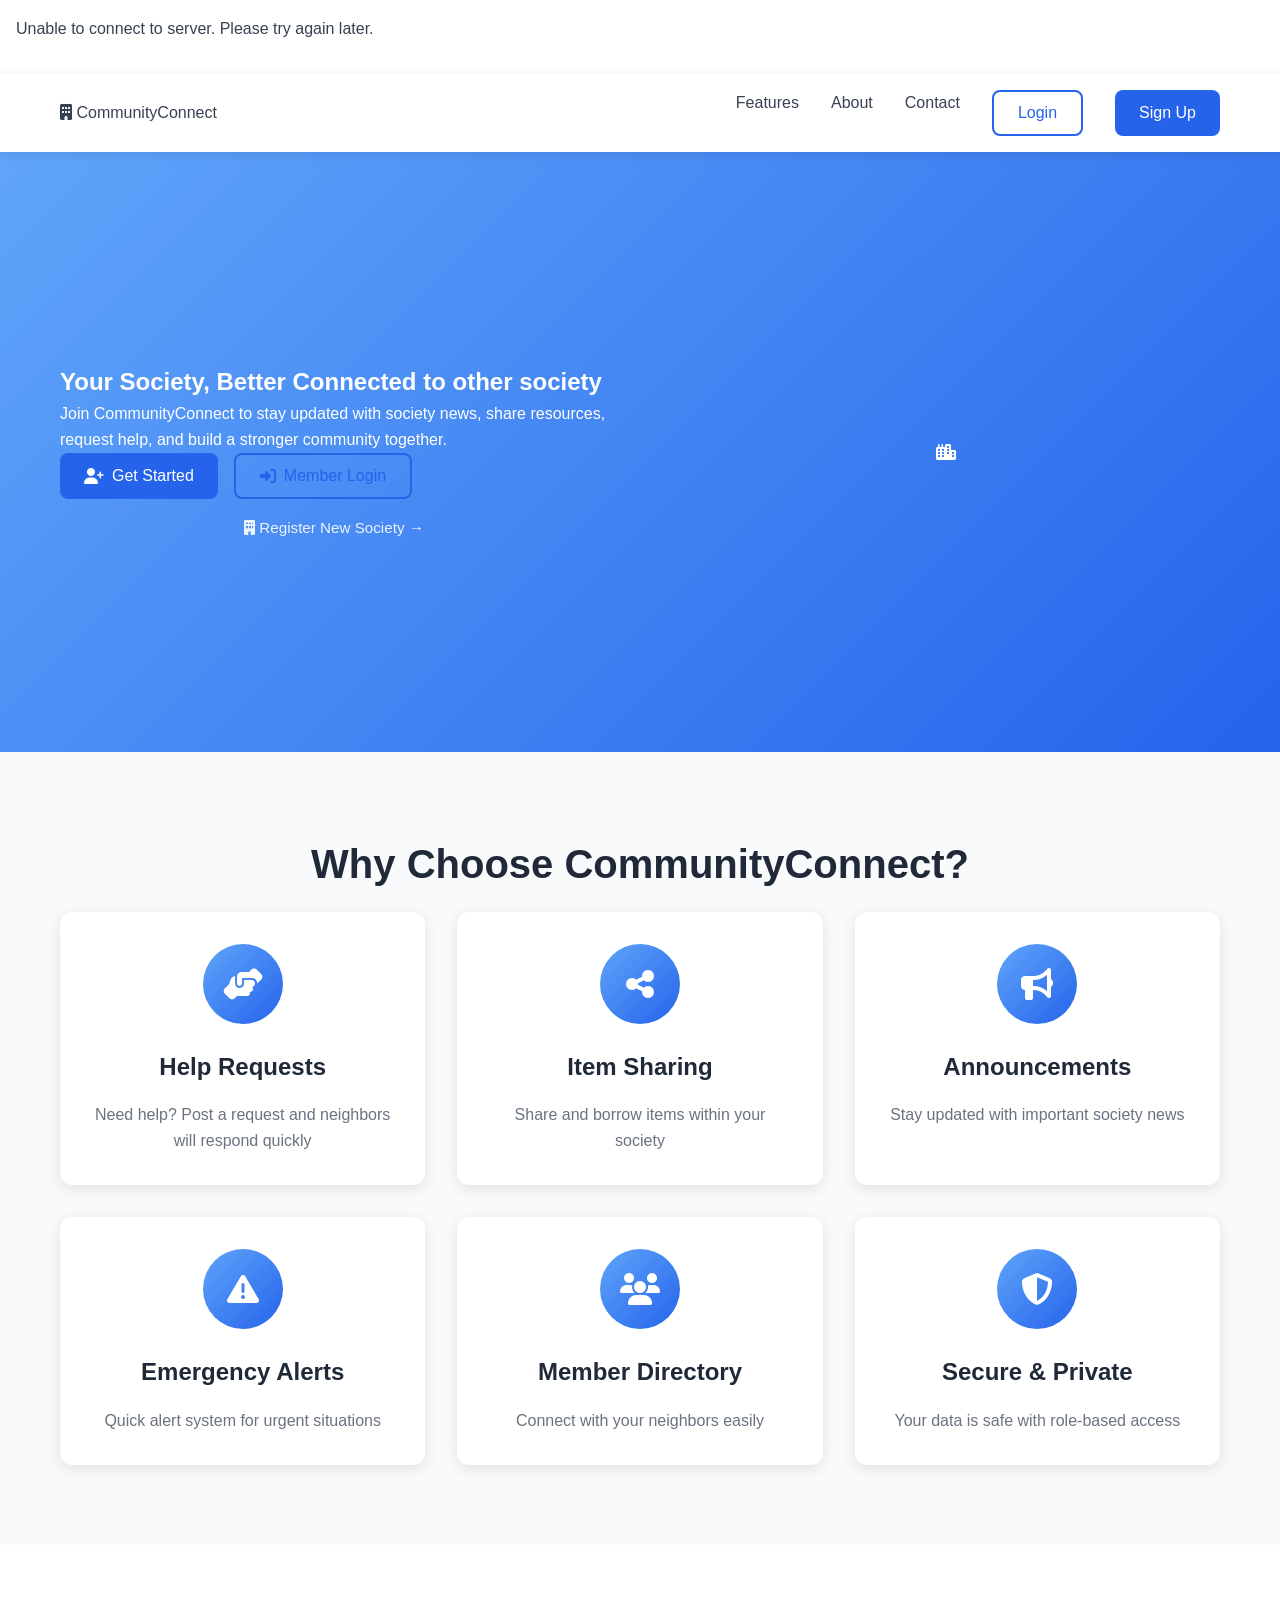
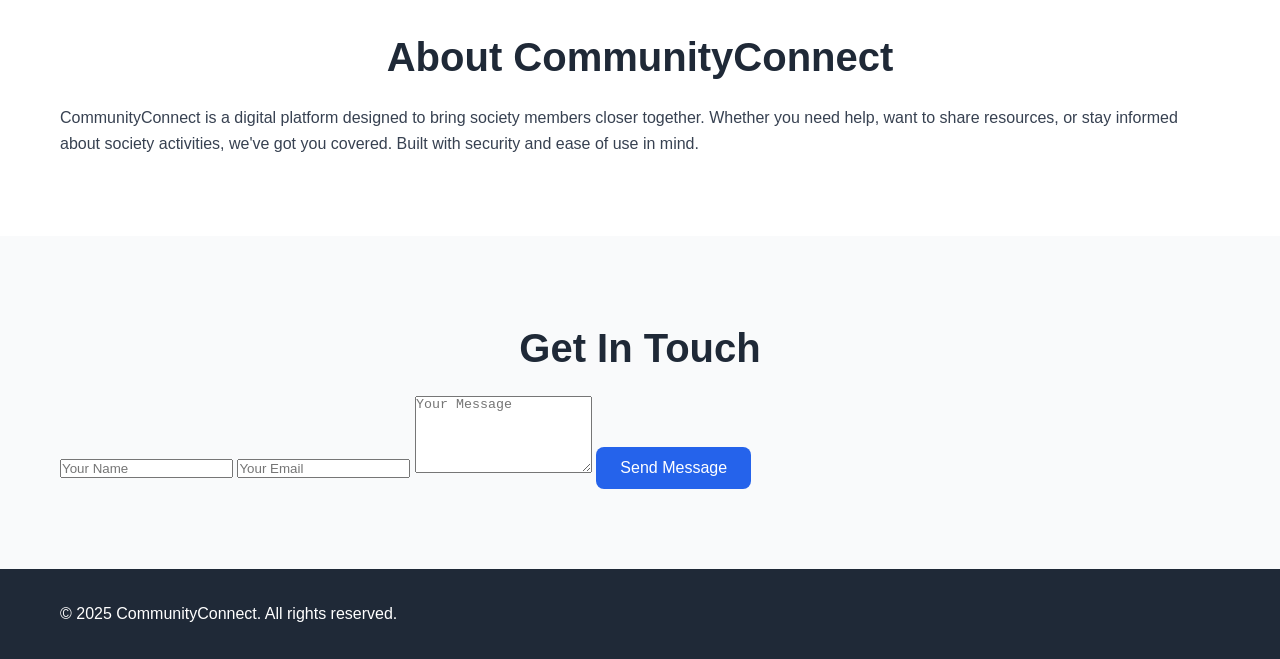
<file: src/main/resources/static/index.html>
<!DOCTYPE html>
<html lang="en">
<head>
    <meta charset="UTF-8">
    <meta name="viewport" content="width=device-width, initial-scale=1.0">
    <title>CommunityConnect - Your Society, Connected</title>
    <link rel="stylesheet" href="css/style.css">
    <link rel="stylesheet" href="https://cdnjs.cloudflare.com/ajax/libs/font-awesome/6.4.0/css/all.min.css">
</head>
<body>
    <!-- Navigation -->
    <nav class="navbar">
        <div class="container nav-container">
            <div class="logo">
                <i class="fas fa-building"></i>
                <span>CommunityConnect</span>
            </div>
            <div class="nav-links">
                <a href="#features">Features</a>
                <a href="#about">About</a>
                <a href="#contact">Contact</a>
                <button class="btn btn-outline" onclick="openModal('loginModal')">Login</button>
                <button class="btn btn-primary" onclick="openModal('registerModal')">Sign Up</button>
            </div>
        </div>
    </nav>

    <!-- Hero Section -->
    <section class="hero">
        <div class="container hero-container">
            <div class="hero-content">
                <h1>Your Society, Better Connected to other society</h1>
                <p>Join CommunityConnect to stay updated with society news, share resources, request help, and build a stronger community together.</p>
                <div class="hero-buttons">
                    <button class="btn btn-primary btn-lg" onclick="openModal('registerModal')">
                        <i class="fas fa-user-plus"></i> Get Started
                    </button>
                    <button class="btn btn-outline btn-lg" onclick="openModal('loginModal')">
                        <i class="fas fa-sign-in-alt"></i> Member Login
                    </button>
                </div>
                <div style="margin-top: 1rem; text-align: center;">
                    <a href="society-register.html" style="color: white; text-decoration: none; font-size: 0.95rem; opacity: 0.9; transition: opacity 0.3s;">
                        <i class="fas fa-building"></i> Register New Society →
                    </a>
                </div>
            </div>
            <div class="hero-image">
                <i class="fas fa-city"></i>
            </div>
        </div>
    </section>

    <!-- Features Section -->
    <section id="features" class="features">
        <div class="container">
            <h2 class="section-title">Why Choose CommunityConnect?</h2>
            <div class="features-grid">
                <div class="feature-card">
                    <div class="feature-icon">
                        <i class="fas fa-hands-helping"></i>
                    </div>
                    <h3>Help Requests</h3>
                    <p>Need help? Post a request and neighbors will respond quickly</p>
                </div>
                <div class="feature-card">
                    <div class="feature-icon">
                        <i class="fas fa-share-alt"></i>
                    </div>
                    <h3>Item Sharing</h3>
                    <p>Share and borrow items within your society</p>
                </div>
                <div class="feature-card">
                    <div class="feature-icon">
                        <i class="fas fa-bullhorn"></i>
                    </div>
                    <h3>Announcements</h3>
                    <p>Stay updated with important society news</p>
                </div>
                <div class="feature-card">
                    <div class="feature-icon">
                        <i class="fas fa-exclamation-triangle"></i>
                    </div>
                    <h3>Emergency Alerts</h3>
                    <p>Quick alert system for urgent situations</p>
                </div>
                <div class="feature-card">
                    <div class="feature-icon">
                        <i class="fas fa-users"></i>
                    </div>
                    <h3>Member Directory</h3>
                    <p>Connect with your neighbors easily</p>
                </div>
                <div class="feature-card">
                    <div class="feature-icon">
                        <i class="fas fa-shield-alt"></i>
                    </div>
                    <h3>Secure & Private</h3>
                    <p>Your data is safe with role-based access</p>
                </div>
            </div>
        </div>
    </section>

    <!-- About Section -->
    <section id="about" class="about">
        <div class="container">
            <h2 class="section-title">About CommunityConnect</h2>
            <p class="about-text">
                CommunityConnect is a digital platform designed to bring society members closer together. 
                Whether you need help, want to share resources, or stay informed about society activities, 
                we've got you covered. Built with security and ease of use in mind.
            </p>
        </div>
    </section>

    <!-- Contact Section -->
    <section id="contact" class="contact">
        <div class="container">
            <h2 class="section-title">Get In Touch</h2>
            <form class="contact-form">
                <input type="text" placeholder="Your Name" required>
                <input type="email" placeholder="Your Email" required>
                <textarea placeholder="Your Message" rows="5" required></textarea>
                <button type="submit" class="btn btn-primary">Send Message</button>
            </form>
        </div>
    </section>

    <!-- Footer -->
    <footer class="footer">
        <div class="container">
            <p>&copy; 2025 CommunityConnect. All rights reserved.</p>
        </div>
    </footer>

    <!-- Login Modal -->
    <div id="loginModal" class="modal">
        <div class="modal-content">
            <div class="modal-header">
                <h2>Welcome Back!</h2>
                <span class="close" onclick="closeModal('loginModal')">&times;</span>
            </div>
            <form id="loginForm">
                <div class="form-group">
                    <label for="loginEmail">Email</label>
                    <input type="email" id="loginEmail" required>
                </div>
                <div class="form-group">
                    <label for="loginPassword">Password</label>
                    <input type="password" id="loginPassword" required>
                </div>
                <button type="submit" class="btn btn-primary btn-block">Login</button>
            </form>
            <p class="modal-footer-text">
                Don't have an account? 
                <a href="#" onclick="switchModal('loginModal', 'registerModal')">Sign up here</a>
            </p>
        </div>
    </div>

    <!-- Register Modal -->
    <div id="registerModal" class="modal">
        <div class="modal-content">
            <div class="modal-header">
                <h2>Join Your Society</h2>
                <span class="close" onclick="closeModal('registerModal')">&times;</span>
            </div>
            <form id="registerForm">
                <div class="form-group">
                    <label for="registerName">Full Name</label>
                    <input type="text" id="registerName" required>
                </div>
                <div class="form-group">
                    <label for="registerEmail">Email</label>
                    <input type="email" id="registerEmail" required>
                </div>
                <div class="form-group">
                    <label for="registerPhone">Phone Number</label>
                    <input type="tel" id="registerPhone" required>
                </div>
                <div class="form-group">
                    <label for="registerFlatNumber">Flat Number</label>
                    <input type="text" id="registerFlatNumber" placeholder="e.g., A-101" required>
                </div>
                <div class="form-group">
                    <label for="registerSocietyCode">Society Code</label>
                    <input type="text" id="registerSocietyCode" placeholder="Enter your society code" required>
                </div>
                <div class="form-group">
                    <label for="registerPassword">Password</label>
                    <input type="password" id="registerPassword" required minlength="6">
                </div>
                <div class="form-group">
                    <label for="registerConfirmPassword">Confirm Password</label>
                    <input type="password" id="registerConfirmPassword" required>
                </div>
                <button type="submit" class="btn btn-primary btn-block">Sign Up</button>
            </form>
            <p class="modal-footer-text">
                Already have an account? 
                <a href="#" onclick="switchModal('registerModal', 'loginModal')">Login here</a>
            </p>
        </div>
    </div>

    <script src="js/main.js"></script>
</body>
</html>
</file>
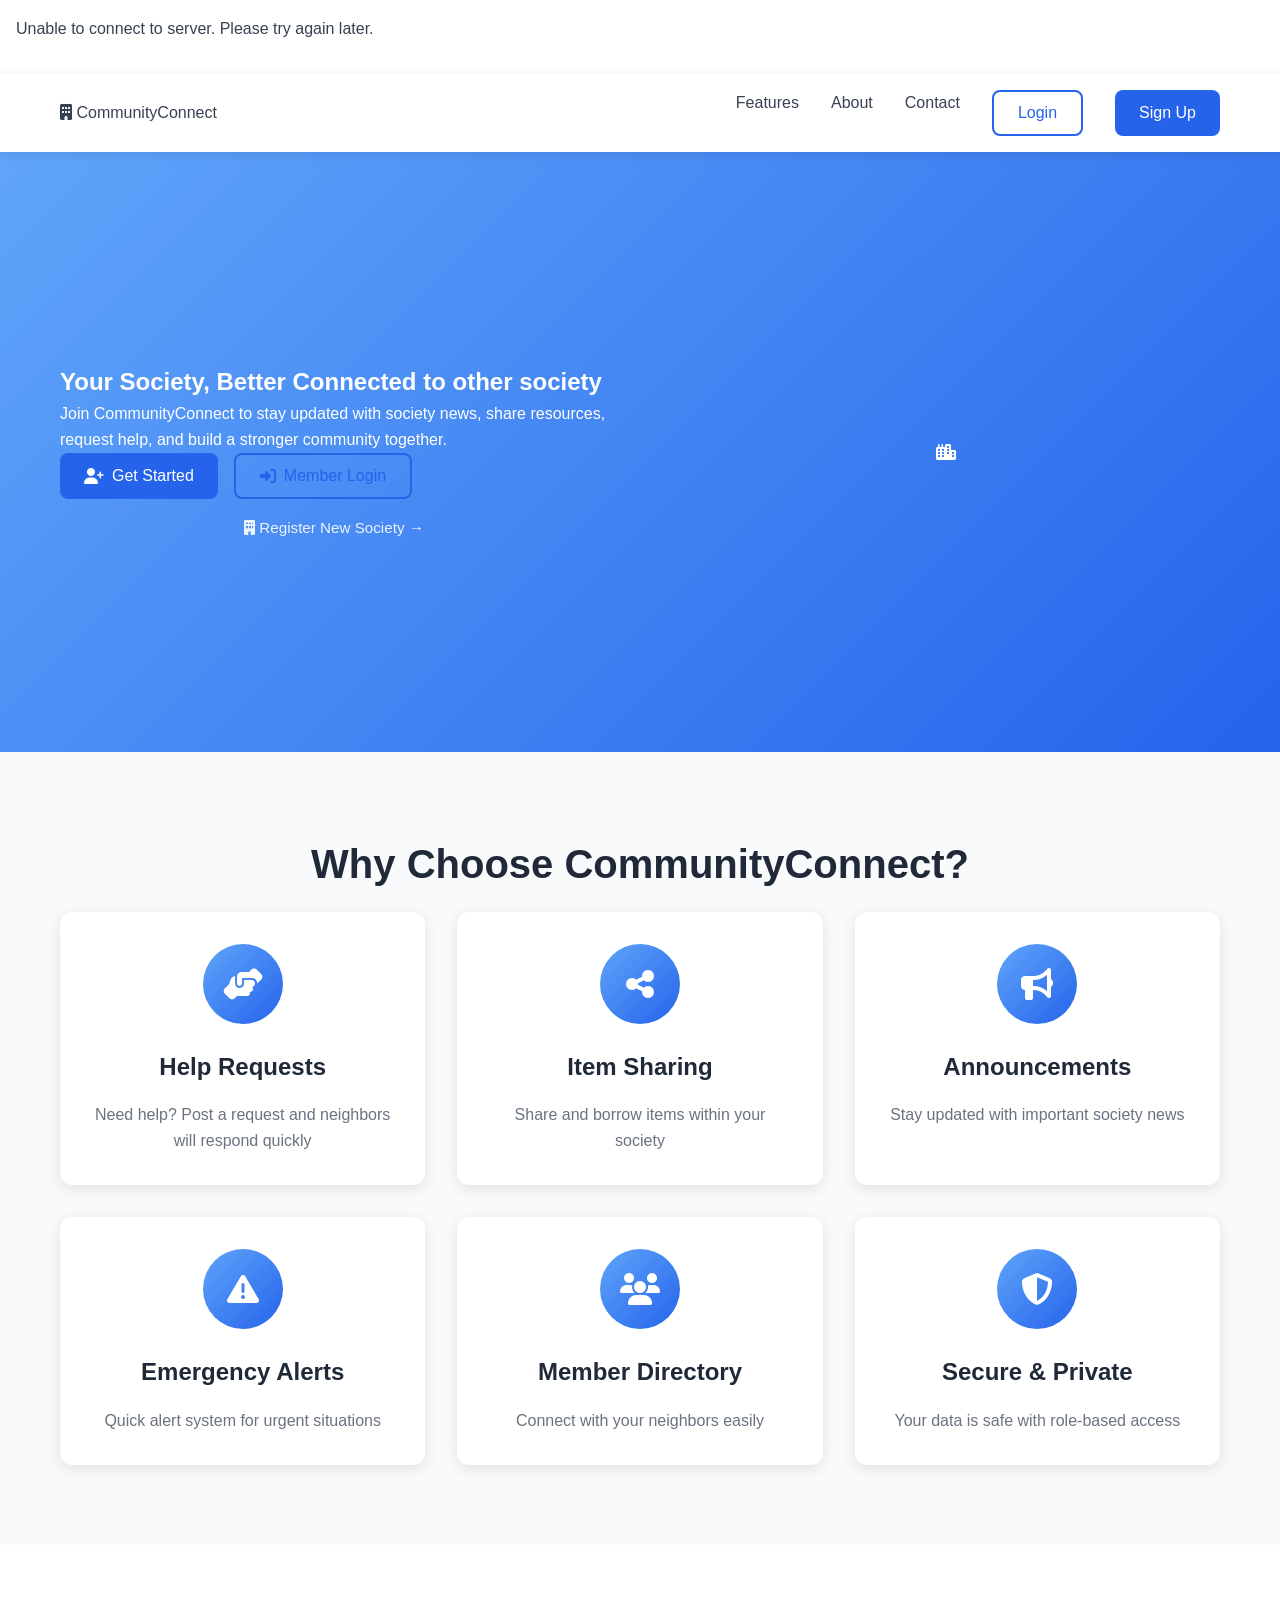
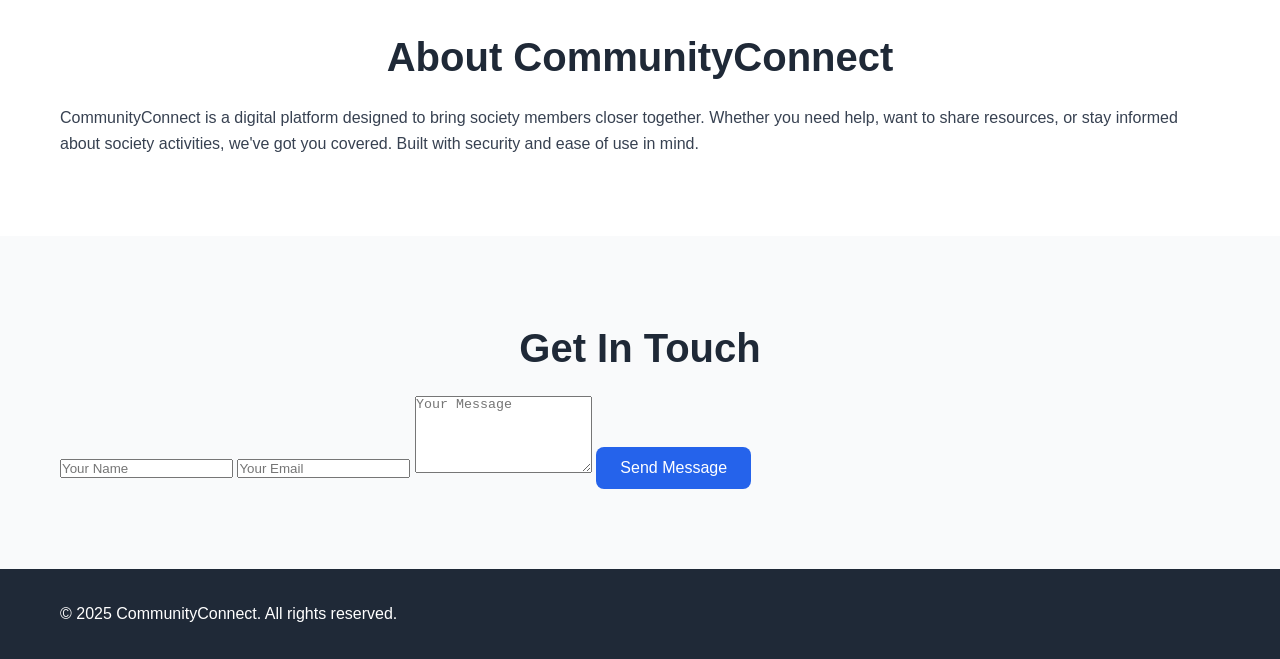
<file: src/main/resources/static/dashboard.html>
<!DOCTYPE html>
<html lang="en">
<head>
    <meta charset="UTF-8">
    <meta name="viewport" content="width=device-width, initial-scale=1.0">
    <title>Dashboard - CommunityConnect</title>
    <link rel="stylesheet" href="css/style.css">
    <link rel="stylesheet" href="css/dashboard.css">
    <link rel="stylesheet" href="https://cdnjs.cloudflare.com/ajax/libs/font-awesome/6.4.0/css/all.min.css">
</head>
<body>
    <!-- Dashboard Navigation -->
    <nav class="dashboard-nav">
        <div class="nav-brand">
            <i class="fas fa-home"></i>
            <span>CommunityConnect</span>
        </div>
        <div class="nav-user">
            <span id="userName">Loading...</span>
            <button class="btn btn-sm btn-outline" onclick="logout()">
                <i class="fas fa-sign-out-alt"></i> Logout
            </button>
        </div>
    </nav>

    <div class="dashboard-container">
        <!-- Sidebar -->
        <aside class="sidebar">
            <div class="sidebar-menu">
                <a href="#" class="menu-item active" onclick="showSection('overview')">
                    <i class="fas fa-th-large"></i>
                    <span>Overview</span>
                </a>
                <a href="#" class="menu-item" onclick="showSection('help-requests')">
                    <i class="fas fa-hands-helping"></i>
                    <span>Help Requests</span>
                </a>
                <a href="#" class="menu-item" onclick="showSection('item-sharing')">
                    <i class="fas fa-exchange-alt"></i>
                    <span>Item Sharing</span>
                </a>
                <a href="#" class="menu-item" onclick="showSection('members')">
                    <i class="fas fa-users"></i>
                    <span>Members</span>
                </a>
                <a href="#" class="menu-item" onclick="showSection('society')">
                    <i class="fas fa-building"></i>
                    <span>Society Info</span>
                </a>
                <a href="#" class="menu-item" onclick="showSection('profile')">
                    <i class="fas fa-user"></i>
                    <span>My Profile</span>
                </a>
            </div>
        </aside>

        <!-- Main Content -->
        <main class="main-content">
            <!-- Overview Section -->
            <section id="overview-section" class="content-section active">
                <div class="section-header">
                    <h1>Dashboard Overview</h1>
                    <p>Welcome back! Here's what's happening in your community.</p>
                </div>

                <!-- Stats Cards -->
                <div class="stats-grid">
                    <div class="stat-card">
                        <div class="stat-icon blue">
                            <i class="fas fa-hands-helping"></i>
                        </div>
                        <div class="stat-info">
                            <h3 id="totalHelps">0</h3>
                            <p>Help Requests</p>
                        </div>
                    </div>

                    <div class="stat-card">
                        <div class="stat-icon green">
                            <i class="fas fa-exchange-alt"></i>
                        </div>
                        <div class="stat-info">
                            <h3 id="totalItems">0</h3>
                            <p>Items Shared</p>
                        </div>
                    </div>

                    <div class="stat-card">
                        <div class="stat-icon orange">
                            <i class="fas fa-users"></i>
                        </div>
                        <div class="stat-info">
                            <h3 id="totalMembers">0</h3>
                            <p>Active Members</p>
                        </div>
                    </div>

                    <div class="stat-card">
                        <div class="stat-icon red">
                            <i class="fas fa-exclamation-triangle"></i>
                        </div>
                        <div class="stat-info">
                            <h3 id="emergencies">0</h3>
                            <p>Emergency Alerts</p>
                        </div>
                    </div>
                </div>

                <!-- Quick Actions -->
                <div class="quick-actions">
                    <h2>Quick Actions</h2>
                    <div class="actions-grid">
                        <button class="action-btn" onclick="showHelpRequestModal()">
                            <i class="fas fa-plus-circle"></i>
                            <span>Request Help</span>
                        </button>
                        <button class="action-btn" onclick="showItemSharingModal()">
                            <i class="fas fa-share-alt"></i>
                            <span>Share Item</span>
                        </button>
                        <button class="action-btn" onclick="showEmergencyModal()">
                            <i class="fas fa-exclamation-circle"></i>
                            <span>Emergency Alert</span>
                        </button>
                        <button class="action-btn" onclick="showSection('members')">
                            <i class="fas fa-search"></i>
                            <span>Find Members</span>
                        </button>
                    </div>
                </div>

                <!-- Recent Activity -->
                <div class="recent-activity">
                    <h2>Recent Activity</h2>
                    <div id="activityList" class="activity-list">
                        <p class="text-muted">Loading activities...</p>
                    </div>
                </div>
            </section>

            <!-- Help Requests Section -->
            <section id="help-requests-section" class="content-section">
                <div class="section-header">
                    <h1>Help Requests</h1>
                    <button class="btn btn-primary" onclick="showHelpRequestModal()">
                        <i class="fas fa-plus"></i> New Request
                    </button>
                </div>
                <div id="helpRequestsList" class="cards-grid">
                    <p class="text-muted">Loading help requests...</p>
                </div>
            </section>

            <!-- Item Sharing Section -->
            <section id="item-sharing-section" class="content-section">
                <div class="section-header">
                    <h1>Item Sharing</h1>
                    <button class="btn btn-primary" onclick="showItemSharingModal()">
                        <i class="fas fa-plus"></i> Share Item
                    </button>
                </div>
                <div id="itemsList" class="cards-grid">
                    <p class="text-muted">Loading shared items...</p>
                </div>
            </section>

            <!-- Members Section -->
            <section id="members-section" class="content-section">
                <div class="section-header">
                    <h1>Community Members</h1>
                    <div class="search-box">
                        <input type="text" placeholder="Search members..." id="memberSearch">
                        <i class="fas fa-search"></i>
                    </div>
                </div>
                <div id="membersList" class="members-grid">
                    <p class="text-muted">Loading members...</p>
                </div>
            </section>

            <!-- Society Info Section -->
            <section id="society-section" class="content-section">
                <div class="section-header">
                    <h1>Society Information</h1>
                </div>
                <div id="societyInfo" class="info-card">
                    <p class="text-muted">Loading society information...</p>
                </div>
            </section>

            <!-- Profile Section -->
            <section id="profile-section" class="content-section">
                <div class="section-header">
                    <h1>My Profile</h1>
                </div>
                <div class="profile-card">
                    <div class="profile-header">
                        <div class="profile-avatar">
                            <i class="fas fa-user-circle"></i>
                        </div>
                        <div class="profile-info" id="profileInfo">
                            <p class="text-muted">Loading profile...</p>
                        </div>
                    </div>
                    <div class="profile-details" id="profileDetails">
                        <!-- Profile details will be loaded here -->
                    </div>
                </div>
            </section>
        </main>
    </div>

    <!-- Help Request Modal -->
    <div id="helpRequestModal" class="modal">
        <div class="modal-content">
            <span class="close" onclick="closeModal('helpRequestModal')">&times;</span>
            <h2>Request Help</h2>
            <p class="modal-subtitle">Apne neighbors se help request karo</p>
            
            <form id="helpRequestForm" onsubmit="submitHelpRequest(event)">
                <div class="form-group">
                    <label>Help Type</label>
                    <select id="helpType" required>
                        <option value="">Select type</option>
                        <option value="electrician">Electrician</option>
                        <option value="plumber">Plumber</option>
                        <option value="carpenter">Carpenter</option>
                        <option value="medical">Medical Help</option>
                        <option value="transport">Transport</option>
                        <option value="other">Other</option>
                    </select>
                </div>
                
                <div class="form-group">
                    <label>Description</label>
                    <textarea id="helpDescription" rows="4" required placeholder="Describe your requirement..."></textarea>
                </div>
                
                <div class="form-group">
                    <label>Urgency</label>
                    <select id="helpUrgency" required>
                        <option value="low">Low</option>
                        <option value="medium">Medium</option>
                        <option value="high">High</option>
                        <option value="emergency">Emergency</option>
                    </select>
                </div>
                
                <div class="form-group">
                    <button type="submit" class="btn btn-primary btn-block">
                        <i class="fas fa-paper-plane"></i> Submit Request
                    </button>
                </div>
            </form>
        </div>
    </div>

    <!-- Item Sharing Modal -->
    <div id="itemSharingModal" class="modal">
        <div class="modal-content">
            <span class="close" onclick="closeModal('itemSharingModal')">&times;</span>
            <h2>Share Item</h2>
            <p class="modal-subtitle">Apna item neighbors ke saath share karo</p>
            
            <form id="itemSharingForm" onsubmit="submitItemSharing(event)">
                <div class="form-group">
                    <label>Item Name</label>
                    <input type="text" id="itemName" required placeholder="e.g., Drill Machine">
                </div>
                
                <div class="form-group">
                    <label>Category</label>
                    <select id="itemCategory" required>
                        <option value="">Select category</option>
                        <option value="tools">Tools</option>
                        <option value="books">Books</option>
                        <option value="kitchen">Kitchen Items</option>
                        <option value="sports">Sports Equipment</option>
                        <option value="electronics">Electronics</option>
                        <option value="other">Other</option>
                    </select>
                </div>
                
                <div class="form-group">
                    <label>Description</label>
                    <textarea id="itemDescription" rows="3" placeholder="Item ki details..."></textarea>
                </div>
                
                <div class="form-group">
                    <label>Availability</label>
                    <select id="itemAvailability" required>
                        <option value="available">Available Now</option>
                        <option value="in-use">Currently In Use</option>
                        <option value="not-available">Not Available</option>
                    </select>
                </div>
                
                <div class="form-group">
                    <button type="submit" class="btn btn-primary btn-block">
                        <i class="fas fa-share"></i> Share Item
                    </button>
                </div>
            </form>
        </div>
    </div>

    <script src="js/main.js"></script>
    <script src="js/dashboard.js"></script>
</body>
</html>
</file>
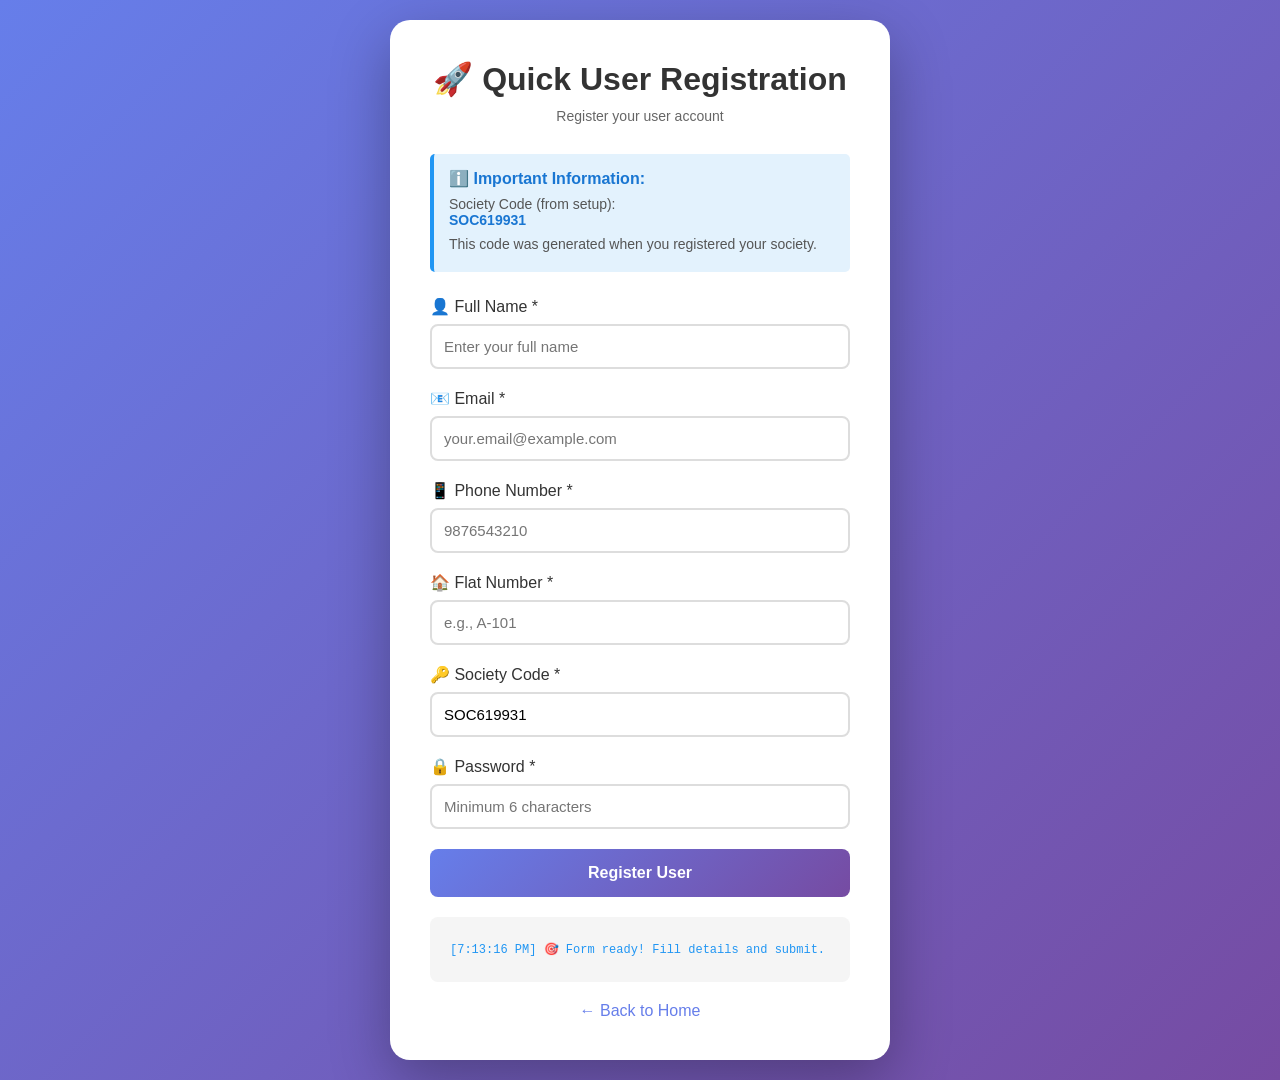
<file: src/main/resources/static/quick-register.html>
<!DOCTYPE html>
<html lang="en">
<head>
    <meta charset="UTF-8">
    <meta name="viewport" content="width=device-width, initial-scale=1.0">
    <title>Quick User Registration - ApnaSath</title>
    <style>
        * {
            margin: 0;
            padding: 0;
            box-sizing: border-box;
        }
        
        body {
            font-family: 'Segoe UI', Tahoma, Geneva, Verdana, sans-serif;
            background: linear-gradient(135deg, #667eea 0%, #764ba2 100%);
            min-height: 100vh;
            display: flex;
            align-items: center;
            justify-content: center;
            padding: 20px;
        }
        
        .container {
            background: white;
            padding: 40px;
            border-radius: 20px;
            box-shadow: 0 20px 60px rgba(0,0,0,0.3);
            max-width: 500px;
            width: 100%;
        }
        
        h1 {
            color: #333;
            margin-bottom: 10px;
            text-align: center;
        }
        
        .subtitle {
            color: #666;
            text-align: center;
            margin-bottom: 30px;
            font-size: 14px;
        }
        
        .info-box {
            background: #e3f2fd;
            border-left: 4px solid #2196F3;
            padding: 15px;
            margin-bottom: 25px;
            border-radius: 5px;
        }
        
        .info-box strong {
            color: #1976D2;
            display: block;
            margin-bottom: 8px;
        }
        
        .info-box p {
            color: #555;
            font-size: 14px;
            margin: 5px 0;
        }
        
        .form-group {
            margin-bottom: 20px;
        }
        
        label {
            display: block;
            margin-bottom: 8px;
            color: #333;
            font-weight: 500;
        }
        
        input {
            width: 100%;
            padding: 12px;
            border: 2px solid #ddd;
            border-radius: 8px;
            font-size: 15px;
            transition: all 0.3s;
        }
        
        input:focus {
            outline: none;
            border-color: #667eea;
            box-shadow: 0 0 0 3px rgba(102, 126, 234, 0.1);
        }
        
        input:disabled {
            background: #f5f5f5;
            cursor: not-allowed;
        }
        
        button {
            width: 100%;
            padding: 15px;
            background: linear-gradient(135deg, #667eea 0%, #764ba2 100%);
            color: white;
            border: none;
            border-radius: 8px;
            font-size: 16px;
            font-weight: 600;
            cursor: pointer;
            transition: transform 0.2s;
        }
        
        button:hover:not(:disabled) {
            transform: translateY(-2px);
            box-shadow: 0 10px 20px rgba(102, 126, 234, 0.3);
        }
        
        button:disabled {
            opacity: 0.6;
            cursor: not-allowed;
        }
        
        .alert {
            padding: 15px;
            margin-bottom: 20px;
            border-radius: 8px;
            font-weight: 500;
            display: none;
        }
        
        .alert.success {
            background: #d4edda;
            color: #155724;
            border: 1px solid #c3e6cb;
        }
        
        .alert.error {
            background: #f8d7da;
            color: #721c24;
            border: 1px solid #f5c6cb;
        }
        
        .alert.show {
            display: block;
            animation: slideIn 0.3s ease;
        }
        
        @keyframes slideIn {
            from {
                opacity: 0;
                transform: translateY(-10px);
            }
            to {
                opacity: 1;
                transform: translateY(0);
            }
        }
        
        .back-link {
            text-align: center;
            margin-top: 20px;
        }
        
        .back-link a {
            color: #667eea;
            text-decoration: none;
            font-weight: 500;
        }
        
        .back-link a:hover {
            text-decoration: underline;
        }
        
        #logs {
            background: #f5f5f5;
            padding: 15px;
            border-radius: 8px;
            margin-top: 20px;
            font-family: 'Courier New', monospace;
            font-size: 12px;
            max-height: 200px;
            overflow-y: auto;
            display: none;
        }
        
        #logs.show {
            display: block;
        }
        
        .log-entry {
            margin: 5px 0;
            padding: 5px;
        }
        
        .log-entry.info {
            color: #2196F3;
        }
        
        .log-entry.success {
            color: #4CAF50;
        }
        
        .log-entry.error {
            color: #f44336;
        }
    </style>
</head>
<body>
    <div class="container">
        <h1>🚀 Quick User Registration</h1>
        <p class="subtitle">Register your user account</p>
        
        <div class="info-box">
            <strong>ℹ️ Important Information:</strong>
            <p>Society Code (from setup): <strong id="displayCode">SOC619931</strong></p>
            <p>This code was generated when you registered your society.</p>
        </div>
        
        <div id="alertBox" class="alert"></div>
        
        <form id="registerForm">
            <div class="form-group">
                <label for="name">👤 Full Name *</label>
                <input type="text" id="name" placeholder="Enter your full name" required>
            </div>
            
            <div class="form-group">
                <label for="email">📧 Email *</label>
                <input type="email" id="email" placeholder="your.email@example.com" required>
            </div>
            
            <div class="form-group">
                <label for="phone">📱 Phone Number *</label>
                <input type="tel" id="phone" placeholder="9876543210" required pattern="[0-9]{10,15}">
            </div>
            
            <div class="form-group">
                <label for="flatNumber">🏠 Flat Number *</label>
                <input type="text" id="flatNumber" placeholder="e.g., A-101" required>
            </div>
            
            <div class="form-group">
                <label for="societyCode">🔑 Society Code *</label>
                <input type="text" id="societyCode" value="SOC619931" required>
            </div>
            
            <div class="form-group">
                <label for="password">🔒 Password *</label>
                <input type="password" id="password" placeholder="Minimum 6 characters" required minlength="6">
            </div>
            
            <button type="submit" id="submitBtn">Register User</button>
        </form>
        
        <div id="logs"></div>
        
        <div class="back-link">
            <a href="/">← Back to Home</a>
        </div>
    </div>
    
    <script>
        const API_BASE_URL = 'http://localhost:8080/api';
        
        function log(message, type = 'info') {
            const logsDiv = document.getElementById('logs');
            logsDiv.classList.add('show');
            
            const entry = document.createElement('div');
            entry.className = `log-entry ${type}`;
            entry.textContent = `[${new Date().toLocaleTimeString()}] ${message}`;
            logsDiv.appendChild(entry);
            logsDiv.scrollTop = logsDiv.scrollHeight;
        }
        
        function showAlert(message, type) {
            const alertBox = document.getElementById('alertBox');
            alertBox.textContent = message;
            alertBox.className = `alert ${type} show`;
            
            setTimeout(() => {
                alertBox.classList.remove('show');
            }, 5000);
        }
        
        document.getElementById('registerForm').addEventListener('submit', async (e) => {
            e.preventDefault();
            
            const submitBtn = document.getElementById('submitBtn');
            submitBtn.disabled = true;
            submitBtn.textContent = 'Registering...';
            
            const formData = {
                name: document.getElementById('name').value.trim(),
                email: document.getElementById('email').value.trim(),
                phone: document.getElementById('phone').value.trim(),
                password: document.getElementById('password').value,
                flatNumber: document.getElementById('flatNumber').value.trim(),
                societyCode: document.getElementById('societyCode').value.trim()
            };
            
            log('📤 Sending registration request...', 'info');
            log(`Data: ${JSON.stringify(formData, null, 2)}`, 'info');
            
            try {
                const response = await fetch(`${API_BASE_URL}/auth/signup`, {
                    method: 'POST',
                    headers: {
                        'Content-Type': 'application/json'
                    },
                    body: JSON.stringify(formData)
                });
                
                log(`📥 Response Status: ${response.status}`, 'info');
                
                const data = await response.json();
                log(`Response Data: ${JSON.stringify(data, null, 2)}`, 'info');
                
                if (response.ok) {
                    log('✅ User registered successfully!', 'success');
                    showAlert('✅ User registered successfully! You can now login.', 'success');
                    
                    // Save token
                    if (data.token) {
                        localStorage.setItem('auth_token', data.token);
                        log('🔑 Token saved to localStorage', 'success');
                    }
                    
                    // Clear form
                    document.getElementById('registerForm').reset();
                    document.getElementById('societyCode').value = 'SOC619931';
                    
                    // Redirect after 2 seconds
                    setTimeout(() => {
                        window.location.href = '/';
                    }, 2000);
                } else {
                    const errorMsg = data.message || 'Registration failed';
                    log(`❌ Error: ${errorMsg}`, 'error');
                    showAlert(`❌ ${errorMsg}`, 'error');
                }
            } catch (error) {
                log(`❌ Network Error: ${error.message}`, 'error');
                showAlert(`❌ Error: ${error.message}`, 'error');
                console.error('Registration error:', error);
            } finally {
                submitBtn.disabled = false;
                submitBtn.textContent = 'Register User';
            }
        });
        
        // Load society code from localStorage if available
        window.addEventListener('DOMContentLoaded', () => {
            const savedCode = localStorage.getItem('society_code');
            if (savedCode) {
                document.getElementById('societyCode').value = savedCode;
                document.getElementById('displayCode').textContent = savedCode;
            }
            log('🎯 Form ready! Fill details and submit.', 'info');
        });
    </script>
</body>
</html>
</file>
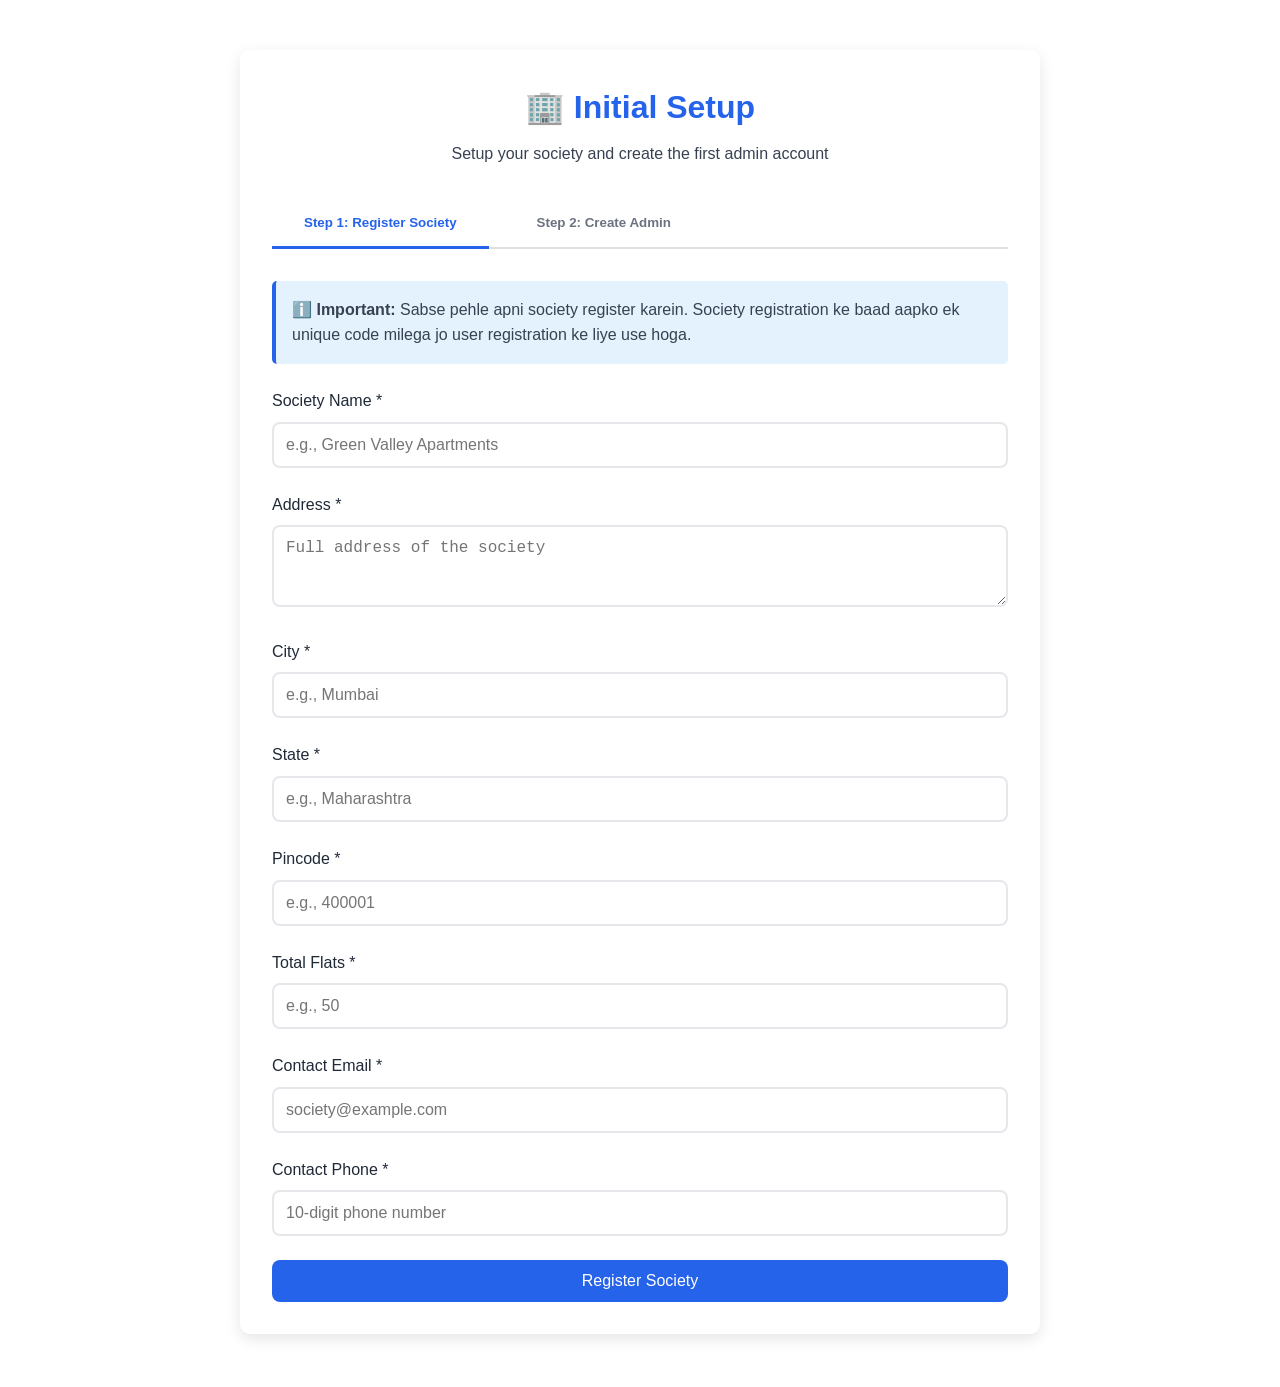
<file: src/main/resources/static/setup.html>
<!DOCTYPE html>
<html lang="en">
<head>
    <meta charset="UTF-8">
    <meta name="viewport" content="width=device-width, initial-scale=1.0">
    <title>Setup - CommunityConnect</title>
    <link rel="stylesheet" href="css/style.css">
    <style>
        .setup-container {
            max-width: 800px;
            margin: 50px auto;
            padding: 2rem;
            background: white;
            border-radius: 10px;
            box-shadow: 0 5px 15px rgba(0,0,0,0.1);
        }
        
        .setup-header {
            text-align: center;
            margin-bottom: 2rem;
        }
        
        .setup-header h1 {
            color: var(--primary);
            margin-bottom: 0.5rem;
        }
        
        .setup-tabs {
            display: flex;
            gap: 1rem;
            margin-bottom: 2rem;
            border-bottom: 2px solid #e0e0e0;
        }
        
        .tab-btn {
            padding: 1rem 2rem;
            background: none;
            border: none;
            cursor: pointer;
            color: var(--text-light);
            font-weight: 600;
            transition: all 0.3s;
            border-bottom: 3px solid transparent;
            margin-bottom: -2px;
        }
        
        .tab-btn.active {
            color: var(--primary);
            border-bottom-color: var(--primary);
        }
        
        .tab-content {
            display: none;
        }
        
        .tab-content.active {
            display: block;
        }
        
        .info-box {
            background: #e3f2fd;
            padding: 1rem;
            border-radius: 5px;
            margin-bottom: 1.5rem;
            border-left: 4px solid var(--primary);
        }
        
        .success-message {
            background: #d4edda;
            color: #155724;
            padding: 1rem;
            border-radius: 5px;
            margin-top: 1rem;
            border-left: 4px solid #28a745;
        }
        
        .society-code {
            font-size: 1.5rem;
            font-weight: bold;
            color: var(--primary);
            text-align: center;
            padding: 1rem;
            background: #f8f9fa;
            border-radius: 5px;
            margin: 1rem 0;
        }
    </style>
</head>
<body>
    <div class="setup-container">
        <div class="setup-header">
            <h1>🏢 Initial Setup</h1>
            <p>Setup your society and create the first admin account</p>
        </div>
        
        <div class="setup-tabs">
            <button class="tab-btn active" onclick="switchTab('society')">
                Step 1: Register Society
            </button>
            <button class="tab-btn" onclick="switchTab('admin')">
                Step 2: Create Admin
            </button>
        </div>
        
        <!-- Society Registration Tab -->
        <div id="society-tab" class="tab-content active">
            <div class="info-box">
                <strong>ℹ️ Important:</strong> Sabse pehle apni society register karein. Society registration ke baad aapko ek unique code milega jo user registration ke liye use hoga.
            </div>
            
            <form id="societyForm">
                <div class="form-group">
                    <label for="societyName">Society Name *</label>
                    <input type="text" id="societyName" required placeholder="e.g., Green Valley Apartments">
                </div>
                
                <div class="form-group">
                    <label for="societyAddress">Address *</label>
                    <textarea id="societyAddress" rows="3" required placeholder="Full address of the society"></textarea>
                </div>
                
                <div class="form-group">
                    <label for="societyCity">City *</label>
                    <input type="text" id="societyCity" required placeholder="e.g., Mumbai">
                </div>
                
                <div class="form-group">
                    <label for="societyState">State *</label>
                    <input type="text" id="societyState" required placeholder="e.g., Maharashtra">
                </div>
                
                <div class="form-group">
                    <label for="societyPincode">Pincode *</label>
                    <input type="text" id="societyPincode" required pattern="\d{6}" placeholder="e.g., 400001">
                </div>
                
                <div class="form-group">
                    <label for="totalFlats">Total Flats *</label>
                    <input type="number" id="totalFlats" required min="1" placeholder="e.g., 50">
                </div>
                
                <div class="form-group">
                    <label for="contactEmail">Contact Email *</label>
                    <input type="email" id="contactEmail" required placeholder="society@example.com">
                </div>
                
                <div class="form-group">
                    <label for="contactPhone">Contact Phone *</label>
                    <input type="tel" id="contactPhone" required pattern="[6-9]\d{9}" placeholder="10-digit phone number">
                </div>
                
                <button type="submit" class="btn btn-primary btn-block">
                    Register Society
                </button>
            </form>
            
            <div id="societySuccess" style="display: none;">
                <div class="success-message">
                    <h3>✅ Society Registered Successfully!</h3>
                    <p>Your society registration code is:</p>
                    <div class="society-code" id="registrationCode"></div>
                    <p><strong>Important:</strong> Save this code! Users will need this code to register in your society.</p>
                    <button class="btn btn-primary" onclick="switchTab('admin')">
                        Next: Create Admin Account →
                    </button>
                </div>
            </div>
        </div>
        
        <!-- Admin Registration Tab -->
        <div id="admin-tab" class="tab-content">
            <div class="info-box">
                <strong>ℹ️ Note:</strong> Apna admin account banayein. Is account se aap members ko verify kar sakte hain aur society manage kar sakte hain.
            </div>
            
            <form id="adminForm">
                <div class="form-group">
                    <label for="adminName">Full Name *</label>
                    <input type="text" id="adminName" required placeholder="Your full name">
                </div>
                
                <div class="form-group">
                    <label for="adminEmail">Email *</label>
                    <input type="email" id="adminEmail" required placeholder="admin@example.com">
                </div>
                
                <div class="form-group">
                    <label for="adminPhone">Phone Number *</label>
                    <input type="tel" id="adminPhone" required pattern="[6-9]\d{9}" placeholder="10-digit phone number">
                </div>
                
                <div class="form-group">
                    <label for="adminFlat">Flat Number *</label>
                    <input type="text" id="adminFlat" required placeholder="e.g., A-101">
                </div>
                
                <div class="form-group">
                    <label for="adminSocietyCode">Society Registration Code *</label>
                    <input type="text" id="adminSocietyCode" required placeholder="Enter the code from Step 1">
                    <small>यह code आपको Step 1 में मिला था</small>
                </div>
                
                <div class="form-group">
                    <label for="adminPassword">Password *</label>
                    <input type="password" id="adminPassword" required minlength="6" placeholder="Minimum 6 characters">
                </div>
                
                <div class="form-group">
                    <label for="adminConfirmPassword">Confirm Password *</label>
                    <input type="password" id="adminConfirmPassword" required placeholder="Re-enter password">
                </div>
                
                <button type="submit" class="btn btn-primary btn-block">
                    Create Admin Account
                </button>
            </form>
            
            <div id="adminSuccess" style="display: none;">
                <div class="success-message">
                    <h3>✅ Admin Account Created Successfully!</h3>
                    <p>Setup complete! You can now login with your admin credentials.</p>
                    <button class="btn btn-primary" onclick="window.location.href='index.html'">
                        Go to Homepage →
                    </button>
                </div>
            </div>
        </div>
    </div>
    
    <script>
        const API_BASE_URL = 'http://localhost:8080/api';
        
        function switchTab(tab) {
            // Update tab buttons
            document.querySelectorAll('.tab-btn').forEach(btn => btn.classList.remove('active'));
            event.target.classList.add('active');
            
            // Update tab content
            document.querySelectorAll('.tab-content').forEach(content => content.classList.remove('active'));
            document.getElementById(tab + '-tab').classList.add('active');
        }
        
        // Society Registration
        document.getElementById('societyForm').addEventListener('submit', async (e) => {
            e.preventDefault();
            
            const formData = {
                name: document.getElementById('societyName').value,
                address: document.getElementById('societyAddress').value,
                city: document.getElementById('societyCity').value,
                state: document.getElementById('societyState').value,
                pincode: document.getElementById('societyPincode').value,
                totalFlats: parseInt(document.getElementById('totalFlats').value),
                contactEmail: document.getElementById('contactEmail').value,
                contactPhone: document.getElementById('contactPhone').value
            };
            
            try {
                const response = await fetch(`${API_BASE_URL}/society/register`, {
                    method: 'POST',
                    headers: { 'Content-Type': 'application/json' },
                    body: JSON.stringify(formData)
                });
                
                if (response.ok) {
                    const data = await response.json();
                    document.getElementById('registrationCode').textContent = data.registrationCode;
                    document.getElementById('societyForm').style.display = 'none';
                    document.getElementById('societySuccess').style.display = 'block';
                    
                    // Auto-fill society code in admin form
                    document.getElementById('adminSocietyCode').value = data.registrationCode;
                } else {
                    const error = await response.json();
                    alert('Error: ' + (error.message || 'Failed to register society'));
                }
            } catch (error) {
                alert('Error: ' + error.message);
            }
        });
        
        // Admin Registration
        document.getElementById('adminForm').addEventListener('submit', async (e) => {
            e.preventDefault();
            
            const password = document.getElementById('adminPassword').value;
            const confirmPassword = document.getElementById('adminConfirmPassword').value;
            
            if (password !== confirmPassword) {
                alert('Passwords do not match!');
                return;
            }
            
            const formData = {
                name: document.getElementById('adminName').value,
                email: document.getElementById('adminEmail').value,
                phone: document.getElementById('adminPhone').value,
                flatNumber: document.getElementById('adminFlat').value,
                societyCode: document.getElementById('adminSocietyCode').value,
                password: password
            };
            
            try {
                const response = await fetch(`${API_BASE_URL}/auth/signup`, {
                    method: 'POST',
                    headers: { 'Content-Type': 'application/json' },
                    body: JSON.stringify(formData)
                });
                
                if (response.ok) {
                    document.getElementById('adminForm').style.display = 'none';
                    document.getElementById('adminSuccess').style.display = 'block';
                } else {
                    const error = await response.json();
                    alert('Error: ' + (error.message || 'Failed to create admin account'));
                }
            } catch (error) {
                alert('Error: ' + error.message);
            }
        });
    </script>
</body>
</html>
</file>
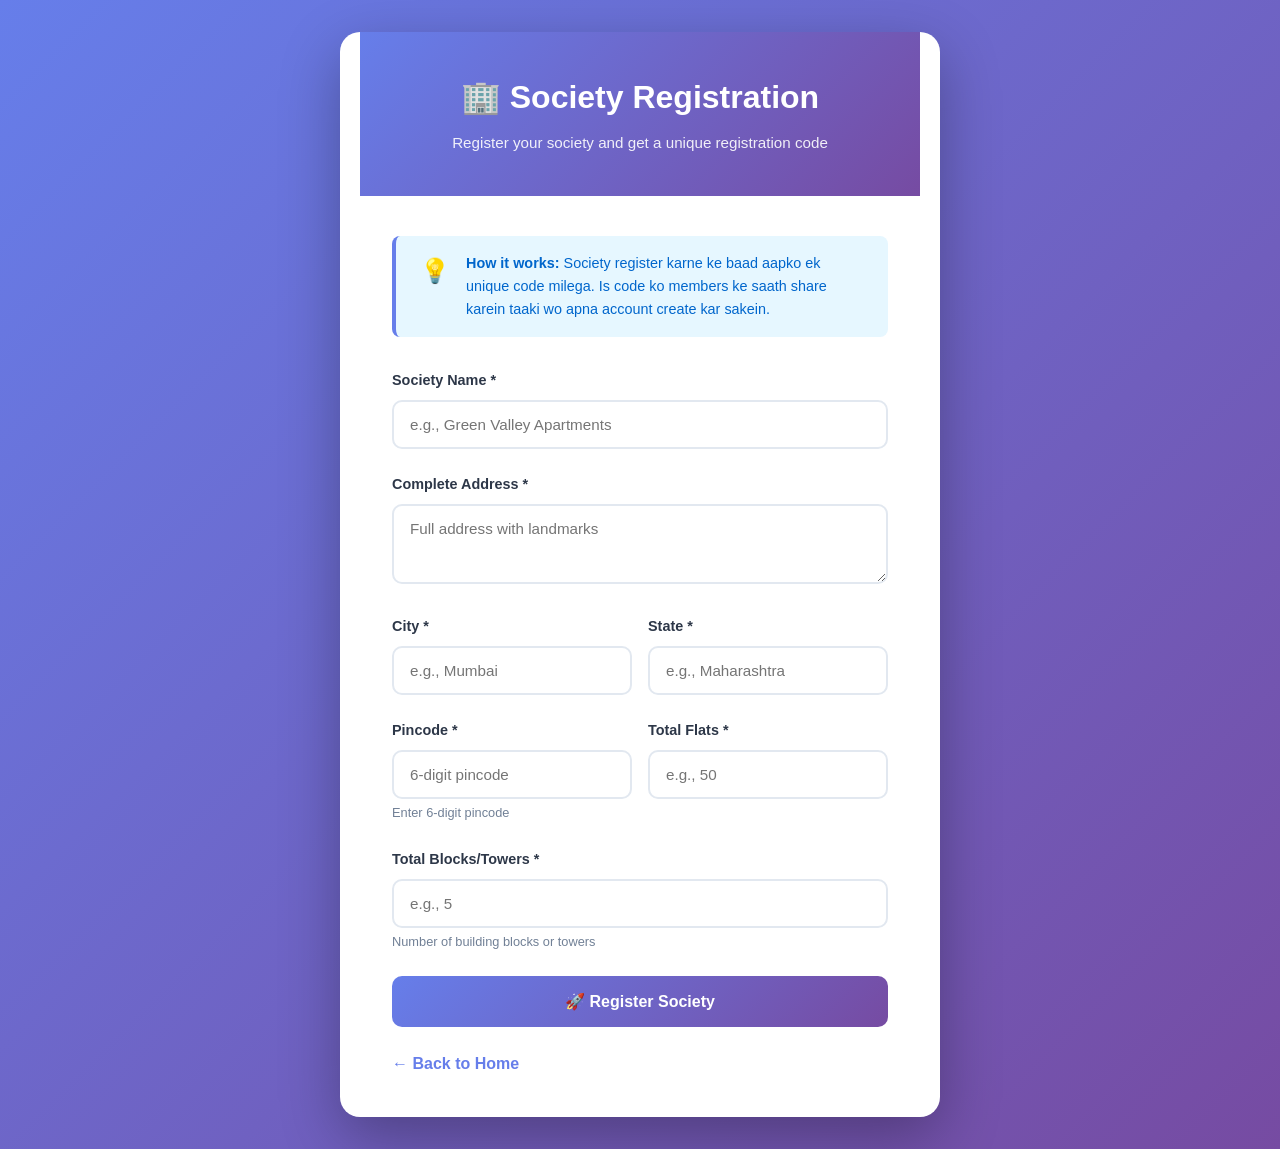
<file: src/main/resources/static/society-register.html>
<!DOCTYPE html>
<html lang="en">
<head>
    <meta charset="UTF-8">
    <meta name="viewport" content="width=device-width, initial-scale=1.0">
    <title>Register Society - CommunityConnect</title>
    <link rel="stylesheet" href="css/style.css">
    <style>
        * {
            margin: 0;
            padding: 0;
            box-sizing: border-box;
        }

        :root {
            --primary: #667eea;
            --primary-dark: #5568d3;
            --success: #48bb78;
            --danger: #f56565;
            --text: #2d3748;
            --text-light: #718096;
            --bg: #f7fafc;
            --card-bg: #ffffff;
        }

        body {
            font-family: 'Segoe UI', Tahoma, Geneva, Verdana, sans-serif;
            background: linear-gradient(135deg, #667eea 0%, #764ba2 100%);
            min-height: 100vh;
            display: flex;
            align-items: center;
            justify-content: center;
            padding: 2rem;
        }

        .container {
            max-width: 600px;
            width: 100%;
            background: var(--card-bg);
            border-radius: 20px;
            box-shadow: 0 20px 60px rgba(0, 0, 0, 0.3);
            overflow: hidden;
            animation: slideUp 0.5s ease;
        }

        @keyframes slideUp {
            from {
                opacity: 0;
                transform: translateY(30px);
            }
            to {
                opacity: 1;
                transform: translateY(0);
            }
        }

        .header {
            background: linear-gradient(135deg, #667eea 0%, #764ba2 100%);
            color: white;
            padding: 2.5rem 2rem;
            text-align: center;
        }

        .header h1 {
            font-size: 2rem;
            margin-bottom: 0.5rem;
            display: flex;
            align-items: center;
            justify-content: center;
            gap: 0.5rem;
        }

        .header p {
            opacity: 0.9;
            font-size: 0.95rem;
        }

        .content {
            padding: 2.5rem 2rem;
        }

        .info-banner {
            background: #e6f7ff;
            border-left: 4px solid var(--primary);
            padding: 1rem 1.5rem;
            border-radius: 8px;
            margin-bottom: 2rem;
            display: flex;
            align-items: start;
            gap: 1rem;
        }

        .info-banner .icon {
            font-size: 1.5rem;
            flex-shrink: 0;
        }

        .info-banner p {
            color: #0066cc;
            font-size: 0.9rem;
            line-height: 1.6;
        }

        .form-group {
            margin-bottom: 1.5rem;
        }

        .form-group label {
            display: block;
            margin-bottom: 0.5rem;
            color: var(--text);
            font-weight: 600;
            font-size: 0.9rem;
        }

        .form-group input,
        .form-group textarea,
        .form-group select {
            width: 100%;
            padding: 0.875rem 1rem;
            border: 2px solid #e2e8f0;
            border-radius: 10px;
            font-size: 0.95rem;
            transition: all 0.3s;
            font-family: inherit;
        }

        .form-group input:focus,
        .form-group textarea:focus,
        .form-group select:focus {
            outline: none;
            border-color: var(--primary);
            box-shadow: 0 0 0 3px rgba(102, 126, 234, 0.1);
        }

        .form-group textarea {
            resize: vertical;
            min-height: 80px;
        }

        .form-group small {
            display: block;
            margin-top: 0.25rem;
            color: var(--text-light);
            font-size: 0.8rem;
        }

        .form-row {
            display: grid;
            grid-template-columns: 1fr 1fr;
            gap: 1rem;
        }

        .btn {
            padding: 1rem 2rem;
            border: none;
            border-radius: 10px;
            font-size: 1rem;
            font-weight: 600;
            cursor: pointer;
            transition: all 0.3s;
            width: 100%;
            display: flex;
            align-items: center;
            justify-content: center;
            gap: 0.5rem;
        }

        .btn-primary {
            background: linear-gradient(135deg, #667eea 0%, #764ba2 100%);
            color: white;
        }

        .btn-primary:hover {
            transform: translateY(-2px);
            box-shadow: 0 10px 20px rgba(102, 126, 234, 0.3);
        }

        .btn-primary:active {
            transform: translateY(0);
        }

        .btn-primary:disabled {
            opacity: 0.6;
            cursor: not-allowed;
            transform: none;
        }

        .btn-secondary {
            background: #e2e8f0;
            color: var(--text);
        }

        .btn-secondary:hover {
            background: #cbd5e0;
        }

        .loading {
            display: inline-block;
            width: 16px;
            height: 16px;
            border: 2px solid rgba(255, 255, 255, 0.3);
            border-radius: 50%;
            border-top-color: white;
            animation: spin 0.8s linear infinite;
        }

        @keyframes spin {
            to { transform: rotate(360deg); }
        }

        .success-card {
            display: none;
            text-align: center;
            padding: 2rem;
        }

        .success-card.show {
            display: block;
            animation: slideUp 0.5s ease;
        }

        .success-icon {
            width: 80px;
            height: 80px;
            background: var(--success);
            border-radius: 50%;
            display: flex;
            align-items: center;
            justify-content: center;
            margin: 0 auto 1.5rem;
            animation: scaleIn 0.5s ease;
        }

        @keyframes scaleIn {
            from {
                transform: scale(0);
            }
            to {
                transform: scale(1);
            }
        }

        .success-icon svg {
            width: 40px;
            height: 40px;
            stroke: white;
            stroke-width: 3;
        }

        .success-card h2 {
            color: var(--text);
            margin-bottom: 1rem;
            font-size: 1.75rem;
        }

        .society-code-display {
            background: linear-gradient(135deg, #667eea 0%, #764ba2 100%);
            color: white;
            padding: 2rem;
            border-radius: 15px;
            margin: 2rem 0;
            position: relative;
            overflow: hidden;
        }

        .society-code-display::before {
            content: '';
            position: absolute;
            top: -50%;
            right: -50%;
            width: 200%;
            height: 200%;
            background: radial-gradient(circle, rgba(255,255,255,0.1) 0%, transparent 70%);
        }

        .society-code-display .label {
            font-size: 0.9rem;
            opacity: 0.9;
            margin-bottom: 0.5rem;
            position: relative;
        }

        .society-code-display .code {
            font-size: 2.5rem;
            font-weight: bold;
            letter-spacing: 3px;
            font-family: 'Courier New', monospace;
            position: relative;
        }

        .copy-btn {
            margin-top: 1.5rem;
            background: white;
            color: var(--primary);
        }

        .copy-btn:hover {
            background: #f7fafc;
        }

        .society-details {
            background: #f7fafc;
            padding: 1.5rem;
            border-radius: 10px;
            margin: 1.5rem 0;
            text-align: left;
        }

        .society-details h3 {
            color: var(--text);
            margin-bottom: 1rem;
            font-size: 1.1rem;
        }

        .detail-row {
            display: flex;
            justify-content: space-between;
            padding: 0.5rem 0;
            border-bottom: 1px solid #e2e8f0;
        }

        .detail-row:last-child {
            border-bottom: none;
        }

        .detail-row .label {
            color: var(--text-light);
            font-size: 0.9rem;
        }

        .detail-row .value {
            color: var(--text);
            font-weight: 600;
            font-size: 0.9rem;
        }

        .action-buttons {
            display: flex;
            gap: 1rem;
            margin-top: 2rem;
        }

        .back-link {
            display: inline-block;
            margin-top: 1.5rem;
            color: var(--primary);
            text-decoration: none;
            font-weight: 600;
            transition: all 0.3s;
        }

        .back-link:hover {
            transform: translateX(-5px);
        }

        .alert {
            padding: 1rem 1.5rem;
            border-radius: 10px;
            margin-bottom: 1.5rem;
            display: none;
            align-items: center;
            gap: 1rem;
            animation: slideDown 0.3s ease;
        }

        @keyframes slideDown {
            from {
                opacity: 0;
                transform: translateY(-10px);
            }
            to {
                opacity: 1;
                transform: translateY(0);
            }
        }

        .alert.show {
            display: flex;
        }

        .alert-error {
            background: #fff5f5;
            color: #c53030;
            border-left: 4px solid var(--danger);
        }

        .alert-success {
            background: #f0fff4;
            color: #22543d;
            border-left: 4px solid var(--success);
        }

        @media (max-width: 768px) {
            body {
                padding: 1rem;
            }

            .container {
                border-radius: 15px;
            }

            .header {
                padding: 2rem 1.5rem;
            }

            .header h1 {
                font-size: 1.5rem;
            }

            .content {
                padding: 2rem 1.5rem;
            }

            .form-row {
                grid-template-columns: 1fr;
            }

            .society-code-display .code {
                font-size: 1.8rem;
            }

            .action-buttons {
                flex-direction: column;
            }
        }
    </style>
</head>
<body>
    <div class="container">
        <div class="header">
            <h1>🏢 Society Registration</h1>
            <p>Register your society and get a unique registration code</p>
        </div>

        <div class="content">
            <!-- Alert Messages -->
            <div id="alertError" class="alert alert-error">
                <span>⚠️</span>
                <span id="errorMessage"></span>
            </div>

            <!-- Registration Form -->
            <div id="registrationForm">
                <div class="info-banner">
                    <div class="icon">💡</div>
                    <div>
                        <p><strong>How it works:</strong> Society register karne ke baad aapko ek unique code milega. Is code ko members ke saath share karein taaki wo apna account create kar sakein.</p>
                    </div>
                </div>

                <form id="societyForm">
                    <div class="form-group">
                        <label for="name">Society Name *</label>
                        <input type="text" id="name" name="name" required 
                               placeholder="e.g., Green Valley Apartments">
                    </div>

                    <div class="form-group">
                        <label for="address">Complete Address *</label>
                        <textarea id="address" name="address" required 
                                  placeholder="Full address with landmarks"></textarea>
                    </div>

                    <div class="form-row">
                        <div class="form-group">
                            <label for="city">City *</label>
                            <input type="text" id="city" name="city" required 
                                   placeholder="e.g., Mumbai">
                        </div>

                        <div class="form-group">
                            <label for="state">State *</label>
                            <input type="text" id="state" name="state" required 
                                   placeholder="e.g., Maharashtra">
                        </div>
                    </div>

                    <div class="form-row">
                        <div class="form-group">
                            <label for="pincode">Pincode *</label>
                            <input type="text" id="pincode" name="pincode" required 
                                   pattern="[0-9]{6}" maxlength="6"
                                   placeholder="6-digit pincode">
                            <small>Enter 6-digit pincode</small>
                        </div>

                        <div class="form-group">
                            <label for="totalFlats">Total Flats *</label>
                            <input type="number" id="totalFlats" name="totalFlats" required 
                                   min="1" placeholder="e.g., 50">
                        </div>
                    </div>

                    <div class="form-group">
                        <label for="totalBlocks">Total Blocks/Towers *</label>
                        <input type="number" id="totalBlocks" name="totalBlocks" required 
                               min="1" placeholder="e.g., 5">
                        <small>Number of building blocks or towers</small>
                    </div>

                    <button type="submit" class="btn btn-primary" id="submitBtn">
                        <span id="btnText">🚀 Register Society</span>
                        <span id="btnLoader" class="loading" style="display: none;"></span>
                    </button>
                </form>

                <a href="index.html" class="back-link">← Back to Home</a>
            </div>

            <!-- Success Card -->
            <div id="successCard" class="success-card">
                <div class="success-icon">
                    <svg fill="none" stroke="currentColor" viewBox="0 0 24 24">
                        <path stroke-linecap="round" stroke-linejoin="round" d="M5 13l4 4L19 7"></path>
                    </svg>
                </div>

                <h2>🎉 Society Registered Successfully!</h2>
                <p style="color: var(--text-light); margin-bottom: 1rem;">
                    Your society has been registered. Share the code below with your members.
                </p>

                <div class="society-code-display">
                    <div class="label">Society Registration Code</div>
                    <div class="code" id="displayCode">SOC123456</div>
                </div>

                <button class="btn copy-btn" onclick="copyCode()">
                    📋 Copy Code to Clipboard
                </button>

                <div class="society-details">
                    <h3>📊 Society Details</h3>
                    <div class="detail-row">
                        <span class="label">Name:</span>
                        <span class="value" id="detailName">-</span>
                    </div>
                    <div class="detail-row">
                        <span class="label">Location:</span>
                        <span class="value" id="detailLocation">-</span>
                    </div>
                    <div class="detail-row">
                        <span class="label">Total Flats:</span>
                        <span class="value" id="detailFlats">-</span>
                    </div>
                    <div class="detail-row">
                        <span class="label">Total Blocks:</span>
                        <span class="value" id="detailBlocks">-</span>
                    </div>
                    <div class="detail-row">
                        <span class="label">Registration Date:</span>
                        <span class="value" id="detailDate">-</span>
                    </div>
                </div>

                <div class="action-buttons">
                    <button class="btn btn-primary" onclick="window.location.href='index.html'">
                        ✨ Go to Homepage
                    </button>
                    <button class="btn btn-secondary" onclick="registerAnother()">
                        ➕ Register Another Society
                    </button>
                </div>
            </div>
        </div>
    </div>

    <script>
        const API_BASE_URL = 'http://localhost:8080/api';
        let registrationCode = '';

        // Form Submit Handler
        document.getElementById('societyForm').addEventListener('submit', async (e) => {
            e.preventDefault();
            
            // Hide any existing errors
            hideAlert();
            
            // Get form data
            const formData = {
                name: document.getElementById('name').value.trim(),
                address: document.getElementById('address').value.trim(),
                city: document.getElementById('city').value.trim(),
                state: document.getElementById('state').value.trim(),
                pincode: document.getElementById('pincode').value.trim(),
                totalFlats: parseInt(document.getElementById('totalFlats').value),
                totalBlocks: parseInt(document.getElementById('totalBlocks').value)
            };

            // Validate pincode
            if (!/^[0-9]{6}$/.test(formData.pincode)) {
                showAlert('Please enter a valid 6-digit pincode', 'error');
                return;
            }

            // Show loading state
            setLoading(true);

            try {
                const response = await fetch(`${API_BASE_URL}/society/register`, {
                    method: 'POST',
                    headers: {
                        'Content-Type': 'application/json'
                    },
                    body: JSON.stringify(formData)
                });

                const data = await response.json();

                if (response.ok) {
                    // Success - Show success card
                    registrationCode = data.registrationCode;
                    showSuccess(data, formData);
                } else {
                    // Error from backend
                    throw new Error(data.message || 'Failed to register society');
                }

            } catch (error) {
                console.error('Registration error:', error);
                showAlert(error.message || 'Failed to register society. Please try again.', 'error');
                setLoading(false);
            }
        });

        // Show success card with data
        function showSuccess(data, formData) {
            // Hide form
            document.getElementById('registrationForm').style.display = 'none';
            
            // Show success card
            const successCard = document.getElementById('successCard');
            successCard.classList.add('show');
            
            // Fill in the details
            document.getElementById('displayCode').textContent = data.registrationCode;
            document.getElementById('detailName').textContent = formData.name;
            document.getElementById('detailLocation').textContent = `${formData.city}, ${formData.state}`;
            document.getElementById('detailFlats').textContent = formData.totalFlats;
            document.getElementById('detailBlocks').textContent = formData.totalBlocks;
            document.getElementById('detailDate').textContent = new Date().toLocaleDateString('en-IN', {
                day: 'numeric',
                month: 'long',
                year: 'numeric'
            });
            
            setLoading(false);
        }

        // Copy code to clipboard
        async function copyCode() {
            try {
                await navigator.clipboard.writeText(registrationCode);
                
                // Change button text temporarily
                const btn = event.target;
                const originalText = btn.innerHTML;
                btn.innerHTML = '✅ Copied!';
                btn.style.background = 'var(--success)';
                btn.style.color = 'white';
                
                setTimeout(() => {
                    btn.innerHTML = originalText;
                    btn.style.background = 'white';
                    btn.style.color = 'var(--primary)';
                }, 2000);
                
            } catch (error) {
                // Fallback for older browsers
                const textArea = document.createElement('textarea');
                textArea.value = registrationCode;
                document.body.appendChild(textArea);
                textArea.select();
                document.execCommand('copy');
                document.body.removeChild(textArea);
                
                alert('Code copied: ' + registrationCode);
            }
        }

        // Register another society
        function registerAnother() {
            // Reset form
            document.getElementById('societyForm').reset();
            
            // Show form, hide success card
            document.getElementById('registrationForm').style.display = 'block';
            document.getElementById('successCard').classList.remove('show');
            
            // Scroll to top
            window.scrollTo({ top: 0, behavior: 'smooth' });
        }

        // Show alert message
        function showAlert(message, type = 'error') {
            const alertElement = document.getElementById('alertError');
            const messageElement = document.getElementById('errorMessage');
            
            messageElement.textContent = message;
            alertElement.classList.add('show');
            
            // Auto hide after 5 seconds
            setTimeout(() => {
                hideAlert();
            }, 5000);
            
            // Scroll to alert
            alertElement.scrollIntoView({ behavior: 'smooth', block: 'nearest' });
        }

        // Hide alert
        function hideAlert() {
            document.getElementById('alertError').classList.remove('show');
        }

        // Set loading state
        function setLoading(loading) {
            const submitBtn = document.getElementById('submitBtn');
            const btnText = document.getElementById('btnText');
            const btnLoader = document.getElementById('btnLoader');
            
            if (loading) {
                submitBtn.disabled = true;
                btnText.style.display = 'none';
                btnLoader.style.display = 'inline-block';
            } else {
                submitBtn.disabled = false;
                btnText.style.display = 'inline';
                btnLoader.style.display = 'none';
            }
        }

        // Auto-format pincode input
        document.getElementById('pincode').addEventListener('input', (e) => {
            e.target.value = e.target.value.replace(/\D/g, '').slice(0, 6);
        });

        // Prevent negative values in number inputs
        document.querySelectorAll('input[type="number"]').forEach(input => {
            input.addEventListener('input', (e) => {
                if (e.target.value < 0) e.target.value = 0;
            });
        });
    </script>
</body>
</html>
</file>
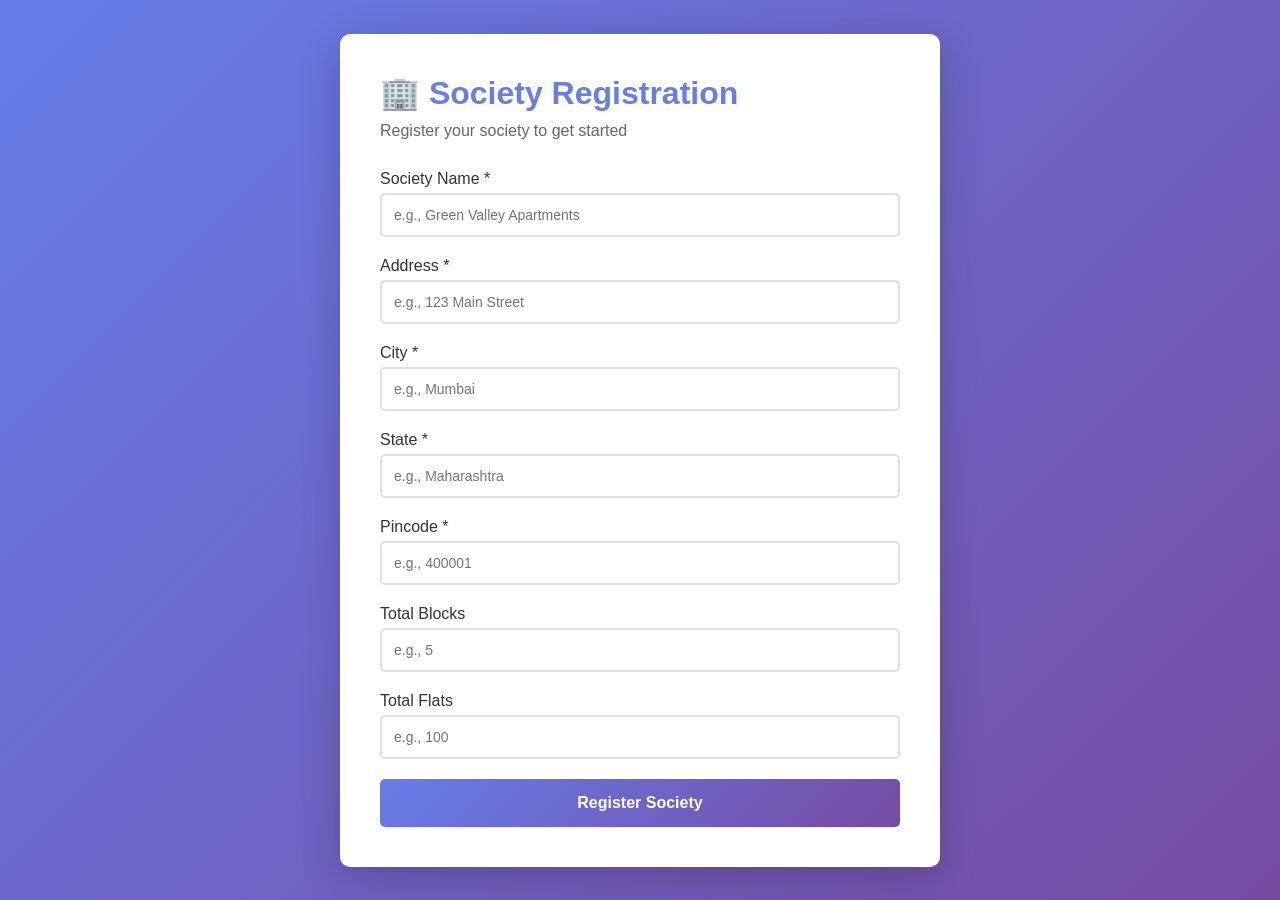
<file: src/main/resources/static/test-register.html>
<!DOCTYPE html>
<html lang="en">
<head>
    <meta charset="UTF-8">
    <meta name="viewport" content="width=device-width, initial-scale=1.0">
    <title>Society Registration Test</title>
    <style>
        * { margin: 0; padding: 0; box-sizing: border-box; }
        body {
            font-family: 'Segoe UI', Tahoma, Geneva, Verdana, sans-serif;
            background: linear-gradient(135deg, #667eea 0%, #764ba2 100%);
            min-height: 100vh;
            display: flex;
            align-items: center;
            justify-content: center;
            padding: 20px;
        }
        .container {
            background: white;
            padding: 40px;
            border-radius: 10px;
            box-shadow: 0 10px 40px rgba(0,0,0,0.2);
            max-width: 600px;
            width: 100%;
        }
        h1 {
            color: #667eea;
            margin-bottom: 10px;
        }
        .subtitle {
            color: #666;
            margin-bottom: 30px;
        }
        .form-group {
            margin-bottom: 20px;
        }
        label {
            display: block;
            margin-bottom: 5px;
            color: #333;
            font-weight: 500;
        }
        input, select {
            width: 100%;
            padding: 12px;
            border: 2px solid #e1e1e1;
            border-radius: 5px;
            font-size: 14px;
            transition: all 0.3s;
        }
        input:focus, select:focus {
            outline: none;
            border-color: #667eea;
        }
        button {
            width: 100%;
            padding: 15px;
            background: linear-gradient(135deg, #667eea 0%, #764ba2 100%);
            color: white;
            border: none;
            border-radius: 5px;
            font-size: 16px;
            font-weight: 600;
            cursor: pointer;
            transition: all 0.3s;
        }
        button:hover {
            transform: translateY(-2px);
            box-shadow: 0 5px 15px rgba(102, 126, 234, 0.4);
        }
        .result {
            margin-top: 30px;
            padding: 20px;
            border-radius: 5px;
            display: none;
        }
        .success {
            background: #d4edda;
            border: 1px solid #c3e6cb;
            color: #155724;
        }
        .error {
            background: #f8d7da;
            border: 1px solid #f5c6cb;
            color: #721c24;
        }
        .code-box {
            background: #f8f9fa;
            padding: 15px;
            border-radius: 5px;
            margin-top: 15px;
            font-family: 'Courier New', monospace;
        }
        .code-label {
            font-weight: 600;
            color: #667eea;
            margin-bottom: 5px;
        }
        .code-value {
            font-size: 24px;
            font-weight: bold;
            color: #333;
            letter-spacing: 2px;
        }
    </style>
</head>
<body>
    <div class="container">
        <h1>🏢 Society Registration</h1>
        <p class="subtitle">Register your society to get started</p>
        
        <form id="societyForm">
            <div class="form-group">
                <label for="name">Society Name *</label>
                <input type="text" id="name" required placeholder="e.g., Green Valley Apartments">
            </div>
            
            <div class="form-group">
                <label for="address">Address *</label>
                <input type="text" id="address" required placeholder="e.g., 123 Main Street">
            </div>
            
            <div class="form-group">
                <label for="city">City *</label>
                <input type="text" id="city" required placeholder="e.g., Mumbai">
            </div>
            
            <div class="form-group">
                <label for="state">State *</label>
                <input type="text" id="state" required placeholder="e.g., Maharashtra">
            </div>
            
            <div class="form-group">
                <label for="pincode">Pincode *</label>
                <input type="text" id="pincode" required placeholder="e.g., 400001" pattern="[0-9]{6}">
            </div>
            
            <div class="form-group">
                <label for="totalBlocks">Total Blocks</label>
                <input type="number" id="totalBlocks" min="1" placeholder="e.g., 5">
            </div>
            
            <div class="form-group">
                <label for="totalFlats">Total Flats</label>
                <input type="number" id="totalFlats" min="1" placeholder="e.g., 100">
            </div>
            
            <button type="submit">Register Society</button>
        </form>
        
        <div id="result" class="result"></div>
    </div>

    <script>
        const form = document.getElementById('societyForm');
        const resultDiv = document.getElementById('result');

        form.addEventListener('submit', async (e) => {
            e.preventDefault();
            
            const societyData = {
                name: document.getElementById('name').value,
                address: document.getElementById('address').value,
                city: document.getElementById('city').value,
                state: document.getElementById('state').value,
                pincode: document.getElementById('pincode').value,
                totalBlocks: parseInt(document.getElementById('totalBlocks').value) || null,
                totalFlats: parseInt(document.getElementById('totalFlats').value) || null
            };

            try {
                const response = await fetch('http://localhost:8080/api/society/register', {
                    method: 'POST',
                    headers: {
                        'Content-Type': 'application/json',
                    },
                    body: JSON.stringify(societyData)
                });

                if (response.ok) {
                    const data = await response.json();
                    resultDiv.className = 'result success';
                    resultDiv.style.display = 'block';
                    resultDiv.innerHTML = `
                        <h3>✅ Society Registered Successfully!</h3>
                        <p><strong>Society ID:</strong> ${data.id}</p>
                        <p><strong>Name:</strong> ${data.name}</p>
                        <div class="code-box">
                            <div class="code-label">🔑 Registration Code (Share this with members):</div>
                            <div class="code-value">${data.registrationCode}</div>
                        </div>
                        <p style="margin-top:15px;"><small>Members will need this code to join your society.</small></p>
                    `;
                    form.reset();
                } else {
                    throw new Error('Registration failed');
                }
            } catch (error) {
                resultDiv.className = 'result error';
                resultDiv.style.display = 'block';
                resultDiv.innerHTML = `
                    <h3>❌ Registration Failed</h3>
                    <p>Error: ${error.message}</p>
                    <p>Please check the form and try again.</p>
                `;
            }
        });
    </script>
</body>
</html>
</file>
<file: src/main/resources/static/css/style.css>
/* CSS Variables */
:root {
    --primary: #2563eb;
    --primary-dark: #1e40af;
    --primary-light: #60a5fa;
    --secondary: #10b981;
    --danger: #ef4444;
    --warning: #f59e0b;
    --dark: #1f2937;
    --light: #f9fafb;
    --border: #e5e7eb;
    --text: #374151;
    --text-light: #6b7280;
    --success: #086329;
    --shadow: rgba(0, 0, 0, 0.1);
    --shadow-lg: rgba(0, 0, 0, 0.15);
}

/* Reset & Base Styles */
* {
    margin: 0;
    padding: 0;
    box-sizing: border-box;
}

body {
    font-family: 'Segoe UI', Tahoma, Geneva, Verdana, sans-serif;
    line-height: 1.6;
    color: var(--text);
    background-color: #fff;
}

.container {
    max-width: 1200px;
    margin: 0 auto;
    padding: 0 20px;
}

/* Navbar */
.navbar {
    background: white;
    box-shadow: 0 2px 10px var(--shadow);
    position: sticky;
    top: 0;
    z-index: 1000;
    padding: 1rem 0;
}

.navbar .container {
    display: flex;
    justify-content: space-between;
    align-items: center;
}

.nav-brand {
    display: flex;
    align-items: center;
    gap: 10px;
    font-size: 1.5rem;
    font-weight: bold;
    color: var(--primary);
}

.nav-brand i {
    font-size: 1.8rem;
}

.nav-links {
    display: flex;
    gap: 2rem;
}

.nav-links a {
    color: var(--text);
    text-decoration: none;
    font-weight: 500;
    transition: color 0.3s;
    position: relative;
}

.nav-links a:hover,
.nav-links a.active {
    color: var(--primary);
}

.nav-links a.active::after {
    content: '';
    position: absolute;
    bottom: -5px;
    left: 0;
    width: 100%;
    height: 2px;
    background: var(--primary);
}

.nav-buttons {
    display: flex;
    gap: 1rem;
}

/* Buttons */
.btn {
    padding: 0.75rem 1.5rem;
    border: none;
    border-radius: 8px;
    cursor: pointer;
    font-size: 1rem;
    font-weight: 500;
    transition: all 0.3s;
    display: inline-flex;
    align-items: center;
    gap: 0.5rem;
}

.btn-primary {
    background: var(--primary);
    color: white;
}

.btn-primary:hover {
    background: var(--primary-dark);
    transform: translateY(-2px);
    box-shadow: 0 5px 15px var(--shadow-lg);
}

.btn-outline {
    background: transparent;
    border: 2px solid var(--primary);
    color: var(--primary);
}

.btn-outline:hover {
    background: var(--primary);
    color: white;
}

.btn-large {
    padding: 1rem 2rem;
    font-size: 1.1rem;
}

.btn-block {
    width: 100%;
    justify-content: center;
}

/* Hero Section */
.hero {
    background: linear-gradient(135deg, var(--primary-light) 0%, var(--primary) 100%);
    color: white;
    padding: 6rem 0;
    min-height: 600px;
    display: flex;
    align-items: center;
}

.hero .container {
    display: grid;
    grid-template-columns: 1fr 1fr;
    gap: 4rem;
    align-items: center;
}

.hero-title {
    font-size: 3rem;
    margin-bottom: 1rem;
    line-height: 1.2;
}

.hero-subtitle {
    font-size: 1.2rem;
    margin-bottom: 2rem;
    opacity: 0.95;
}

.hero-buttons {
    display: flex;
    gap: 1rem;
}

.hero-image {
    display: flex;
    justify-content: center;
    align-items: center;
}

/* Sections */
section {
    padding: 5rem 0;
}

.section-title {
    font-size: 2.5rem;
    text-align: center;
    margin-bottom: 1rem;
    color: var(--dark);
}

.section-subtitle {
    text-align: center;
    font-size: 1.2rem;
    color: var(--text-light);
    margin-bottom: 3rem;
}

/* Features Section */
.features {
    background: var(--light);
}

.features-grid {
    display: grid;
    grid-template-columns: repeat(auto-fit, minmax(300px, 1fr));
    gap: 2rem;
}

.feature-card {
    background: white;
    padding: 2rem;
    border-radius: 12px;
    box-shadow: 0 4px 15px var(--shadow);
    transition: transform 0.3s, box-shadow 0.3s;
    text-align: center;
}

.feature-card:hover {
    transform: translateY(-10px);
    box-shadow: 0 8px 25px var(--shadow-lg);
}

.feature-icon {
    width: 80px;
    height: 80px;
    background: linear-gradient(135deg, var(--primary-light), var(--primary));
    border-radius: 50%;
    display: flex;
    align-items: center;
    justify-content: center;
    margin: 0 auto 1.5rem;
    color: white;
    font-size: 2rem;
}

.feature-card h3 {
    font-size: 1.5rem;
    margin-bottom: 1rem;
    color: var(--dark);
}

.feature-card p {
    color: var(--text-light);
}

/* About Section */
.about-content {
    max-width: 800px;
    margin: 0 auto;
    text-align: center;
    font-size: 1.1rem;
    line-height: 1.8;
}

.about-content p {
    margin-bottom: 1rem;
}

/* Contact Section */
.contact {
    background: var(--light);
}

.contact-info {
    display: flex;
    justify-content: center;
    gap: 3rem;
    flex-wrap: wrap;
    margin-top: 2rem;
}

.contact-item {
    text-align: center;
}

.contact-item i {
    font-size: 2.5rem;
    color: var(--primary);
    margin-bottom: 1rem;
}

.contact-item p {
    font-size: 1.1rem;
    color: var(--text);
}

/* Footer */
.footer {
    background: var(--dark);
    color: white;
    padding: 2rem 0;
    text-align: center;
}

.footer .container {
    display: flex;
    justify-content: space-between;
    align-items: center;
}

.social-links {
    display: flex;
    gap: 1rem;
}

.social-links a {
    width: 40px;
    height: 40px;
    background: rgba(255, 255, 255, 0.1);
    border-radius: 50%;
    display: flex;
    align-items: center;
    justify-content: center;
    color: white;
    text-decoration: none;
    transition: all 0.3s;
}

.social-links a:hover {
    background: var(--primary);
    transform: translateY(-3px);
}

/* Modal */
.modal {
    display: none;
    position: fixed;
    z-index: 2000;
    left: 0;
    top: 0;
    width: 100%;
    height: 100%;
    background-color: rgba(0, 0, 0, 0.7);
    animation: fadeIn 0.3s;
}

.modal.active {
    display: flex;
    align-items: center;
    justify-content: center;
}

@keyframes fadeIn {
    from { opacity: 0; }
    to { opacity: 1; }
}

.modal-content {
    background: white;
    padding: 2.5rem;
    border-radius: 12px;
    width: 90%;
    max-width: 500px;
    max-height: 90vh;
    overflow-y: auto;
    position: relative;
    animation: slideUp 0.3s;
}

@keyframes slideUp {
    from {
        transform: translateY(50px);
        opacity: 0;
    }
    to {
        transform: translateY(0);
        opacity: 1;
    }
}

.modal-content h2 {
    color: var(--dark);
    margin-bottom: 0.5rem;
}

.modal-subtitle {
    color: var(--text-light);
    margin-bottom: 2rem;
}

.close {
    position: absolute;
    right: 1.5rem;
    top: 1.5rem;
    font-size: 2rem;
    font-weight: bold;
    color: var(--text-light);
    cursor: pointer;
    transition: color 0.3s;
}

.close:hover {
    color: var(--danger);
}

/* Form Styles */
.form-group {
    margin-bottom: 1.5rem;
}

.form-group label {
    display: block;
    margin-bottom: 0.5rem;
    font-weight: 500;
    color: var(--dark);
}

.form-group input,
.form-group select,
.form-group textarea {
    width: 100%;
    padding: 0.75rem;
    border: 2px solid var(--border);
    border-radius: 8px;
    font-size: 1rem;
    transition: border-color 0.3s;
}

.form-group input:focus,
.form-group select:focus,
.form-group textarea:focus {
    outline: none;
    border-color: var(--primary);
}

.text-center {
    text-align: center;
    margin-top: 1rem;
}

.text-center a {
    color: var(--primary);
    text-decoration: none;
    font-weight: 500;
}

.text-center a:hover {
    text-decoration: underline;
}

/* Alert Messages */
.alert {
    padding: 1rem;
    border-radius: 8px;
    margin-bottom: 1rem;
    display: none;
}

.alert.show {
    display: block;
    animation: slideDown 0.3s;
}

@keyframes slideDown {
    from {
        transform: translateY(-20px);
        opacity: 0;
    }
    to {
        transform: translateY(0);
        opacity: 1;
    }
}

.alert-success {
    background: #d1fae5;
    color: #065f46;
    border: 1px solid #6ee7b7;
}

.alert-error {
    background: #fee2e2;
    color: #991b1b;
    border: 1px solid #fca5a5;
}

.alert-info {
    background: #dbeafe;
    color: #1e40af;
    border: 1px solid #93c5fd;
}

/* Responsive Design */
@media (max-width: 768px) {
    .hero .container {
        grid-template-columns: 1fr;
        text-align: center;
    }
    
    .hero-image {
        display: none;
    }
    
    .hero-title {
        font-size: 2rem;
    }
    
    .nav-links {
        display: none;
    }
    
    .features-grid {
        grid-template-columns: 1fr;
    }
    
    .footer .container {
        flex-direction: column;
        gap: 1rem;
    }
    
    .contact-info {
        flex-direction: column;
        gap: 2rem;
    }
}

/* Loading Spinner */
.loading {
    display: inline-block;
    width: 20px;
    height: 20px;
    border: 3px solid rgba(255, 255, 255, 0.3);
    border-radius: 50%;
    border-top-color: white;
    animation: spin 1s ease-in-out infinite;
}

@keyframes spin {
    to { transform: rotate(360deg); }
}

.btn.loading {
    pointer-events: none;
    opacity: 0.7;
}

.btn.loading::after {
    content: '';
    display: inline-block;
    width: 16px;
    height: 16px;
    margin-left: 10px;
    border: 2px solid rgba(255, 255, 255, 0.3);
    border-radius: 50%;
    border-top-color: white;
    animation: spin 0.6s linear infinite;
}
</file>
<file: src/main/resources/static/css/dashboard.css>
/* Dashboard Specific Styles */

.dashboard-nav {
    background: white;
    box-shadow: 0 2px 10px var(--shadow);
    padding: 1rem 2rem;
    display: flex;
    justify-content: space-between;
    align-items: center;
    position: sticky;
    top: 0;
    z-index: 1000;
}

.nav-user {
    display: flex;
    align-items: center;
    gap: 1rem;
}

.nav-user span {
    font-weight: 500;
    color: var(--dark);
}

.btn-sm {
    padding: 0.5rem 1rem;
    font-size: 0.9rem;
}

/* Dashboard Container */
.dashboard-container {
    display: flex;
    min-height: calc(100vh - 80px);
    background: var(--light);
}

/* Sidebar */
.sidebar {
    width: 250px;
    background: white;
    box-shadow: 2px 0 10px var(--shadow);
    padding: 2rem 0;
}

.sidebar-menu {
    display: flex;
    flex-direction: column;
}

.menu-item {
    display: flex;
    align-items: center;
    gap: 1rem;
    padding: 1rem 2rem;
    color: var(--text);
    text-decoration: none;
    transition: all 0.3s;
    border-left: 3px solid transparent;
}

.menu-item:hover {
    background: var(--light);
    color: var(--primary);
}

.menu-item.active {
    background: var(--light);
    color: var(--primary);
    border-left-color: var(--primary);
    font-weight: 600;
}

.menu-item i {
    font-size: 1.2rem;
    width: 25px;
}

/* Main Content */
.main-content {
    flex: 1;
    padding: 2rem;
    overflow-y: auto;
}

.content-section {
    display: none;
}

.content-section.active {
    display: block;
    animation: fadeInUp 0.3s;
}

@keyframes fadeInUp {
    from {
        opacity: 0;
        transform: translateY(20px);
    }
    to {
        opacity: 1;
        transform: translateY(0);
    }
}

.section-header {
    margin-bottom: 2rem;
}

.section-header h1 {
    font-size: 2rem;
    color: var(--dark);
    margin-bottom: 0.5rem;
}

.section-header p {
    color: var(--text-light);
    font-size: 1.1rem;
}

.section-header {
    display: flex;
    justify-content: space-between;
    align-items: center;
}

/* Stats Cards */
.stats-grid {
    display: grid;
    grid-template-columns: repeat(auto-fit, minmax(250px, 1fr));
    gap: 1.5rem;
    margin-bottom: 3rem;
}

.stat-card {
    background: white;
    border-radius: 12px;
    padding: 1.5rem;
    display: flex;
    align-items: center;
    gap: 1.5rem;
    box-shadow: 0 2px 10px var(--shadow);
    transition: transform 0.3s;
}

.stat-card:hover {
    transform: translateY(-5px);
}

.stat-icon {
    width: 60px;
    height: 60px;
    border-radius: 12px;
    display: flex;
    align-items: center;
    justify-content: center;
    font-size: 1.8rem;
    color: white;
}

.stat-icon.blue {
    background: linear-gradient(135deg, #667eea 0%, #764ba2 100%);
}

.stat-icon.green {
    background: linear-gradient(135deg, #10b981 0%, #059669 100%);
}

.stat-icon.orange {
    background: linear-gradient(135deg, #f59e0b 0%, #d97706 100%);
}

.stat-icon.red {
    background: linear-gradient(135deg, #ef4444 0%, #dc2626 100%);
}

.stat-info h3 {
    font-size: 2rem;
    color: var(--dark);
    margin-bottom: 0.25rem;
}

.stat-info p {
    color: var(--text-light);
    font-size: 0.9rem;
}

/* Quick Actions */
.quick-actions {
    background: white;
    border-radius: 12px;
    padding: 2rem;
    margin-bottom: 2rem;
    box-shadow: 0 2px 10px var(--shadow);
}

.quick-actions h2 {
    margin-bottom: 1.5rem;
    color: var(--dark);
}

.actions-grid {
    display: grid;
    grid-template-columns: repeat(auto-fit, minmax(200px, 1fr));
    gap: 1rem;
}

.action-btn {
    background: var(--light);
    border: 2px solid var(--border);
    border-radius: 12px;
    padding: 1.5rem;
    display: flex;
    flex-direction: column;
    align-items: center;
    gap: 0.75rem;
    cursor: pointer;
    transition: all 0.3s;
    color: var(--text);
}

.action-btn:hover {
    background: var(--primary);
    color: white;
    border-color: var(--primary);
    transform: translateY(-3px);
    box-shadow: 0 5px 15px var(--shadow-lg);
}

.action-btn i {
    font-size: 2rem;
}

.action-btn span {
    font-weight: 500;
}

/* Recent Activity */
.recent-activity {
    background: white;
    border-radius: 12px;
    padding: 2rem;
    box-shadow: 0 2px 10px var(--shadow);
}

.recent-activity h2 {
    margin-bottom: 1.5rem;
    color: var(--dark);
}

.activity-list {
    display: flex;
    flex-direction: column;
    gap: 1rem;
}

.activity-item {
    padding: 1rem;
    background: var(--light);
    border-radius: 8px;
    display: flex;
    align-items: center;
    gap: 1rem;
}

.activity-icon {
    width: 40px;
    height: 40px;
    border-radius: 50%;
    background: var(--primary-light);
    display: flex;
    align-items: center;
    justify-content: center;
    color: white;
}

.activity-content {
    flex: 1;
}

.activity-content h4 {
    color: var(--dark);
    margin-bottom: 0.25rem;
}

.activity-content p {
    color: var(--text-light);
    font-size: 0.9rem;
}

/* Cards Grid */
.cards-grid {
    display: grid;
    grid-template-columns: repeat(auto-fill, minmax(300px, 1fr));
    gap: 1.5rem;
}

.request-card, .item-card {
    background: white;
    border-radius: 12px;
    padding: 1.5rem;
    box-shadow: 0 2px 10px var(--shadow);
    transition: transform 0.3s;
}

.request-card:hover, .item-card:hover {
    transform: translateY(-5px);
    box-shadow: 0 5px 20px var(--shadow-lg);
}

.card-header {
    display: flex;
    justify-content: space-between;
    align-items: flex-start;
    margin-bottom: 1rem;
}

.card-title {
    font-size: 1.2rem;
    color: var(--dark);
    margin-bottom: 0.5rem;
}

.badge {
    padding: 0.25rem 0.75rem;
    border-radius: 20px;
    font-size: 0.85rem;
    font-weight: 500;
}

.badge-high {
    background: #fee2e2;
    color: #991b1b;
}

.badge-medium {
    background: #fef3c7;
    color: #92400e;
}

.badge-low {
    background: #d1fae5;
    color: #065f46;
}

.badge-available {
    background: #d1fae5;
    color: #065f46;
}

.badge-in-use {
    background: #dbeafe;
    color: #1e40af;
}

.card-description {
    color: var(--text-light);
    margin-bottom: 1rem;
    line-height: 1.6;
}

.card-footer {
    display: flex;
    justify-content: space-between;
    align-items: center;
    margin-top: 1rem;
    padding-top: 1rem;
    border-top: 1px solid var(--border);
}

.card-user {
    display: flex;
    align-items: center;
    gap: 0.5rem;
    color: var(--text);
    font-size: 0.9rem;
}

.card-user i {
    color: var(--primary);
}

/* Members Grid */
.members-grid {
    display: grid;
    grid-template-columns: repeat(auto-fill, minmax(250px, 1fr));
    gap: 1.5rem;
}

.member-card {
    background: white;
    border-radius: 12px;
    padding: 1.5rem;
    box-shadow: 0 2px 10px var(--shadow);
    text-align: center;
    transition: transform 0.3s;
}

.member-card:hover {
    transform: translateY(-5px);
}

.member-avatar {
    width: 80px;
    height: 80px;
    background: var(--primary-light);
    border-radius: 50%;
    display: flex;
    align-items: center;
    justify-content: center;
    margin: 0 auto 1rem;
    color: white;
    font-size: 2rem;
}

.member-name {
    font-size: 1.1rem;
    font-weight: 600;
    color: var(--dark);
    margin-bottom: 0.25rem;
}

.member-flat {
    color: var(--text-light);
    font-size: 0.9rem;
    margin-bottom: 0.5rem;
}

.member-status {
    display: inline-block;
    padding: 0.25rem 0.75rem;
    border-radius: 20px;
    font-size: 0.85rem;
    font-weight: 500;
}

.status-verified {
    background: #d1fae5;
    color: #065f46;
}

.status-pending {
    background: #fef3c7;
    color: #92400e;
}

/* Search Box */
.search-box {
    position: relative;
    max-width: 300px;
}

.search-box input {
    width: 100%;
    padding: 0.75rem 2.5rem 0.75rem 1rem;
    border: 2px solid var(--border);
    border-radius: 8px;
    font-size: 1rem;
}

.search-box i {
    position: absolute;
    right: 1rem;
    top: 50%;
    transform: translateY(-50%);
    color: var(--text-light);
}

/* Info Card */
.info-card {
    background: white;
    border-radius: 12px;
    padding: 2rem;
    box-shadow: 0 2px 10px var(--shadow);
}

.info-row {
    display: flex;
    padding: 1rem 0;
    border-bottom: 1px solid var(--border);
}

.info-row:last-child {
    border-bottom: none;
}

.info-label {
    font-weight: 600;
    color: var(--dark);
    width: 200px;
}

.info-value {
    color: var(--text);
    flex: 1;
}

/* Profile Card */
.profile-card {
    background: white;
    border-radius: 12px;
    padding: 2rem;
    box-shadow: 0 2px 10px var(--shadow);
}

.profile-header {
    display: flex;
    align-items: center;
    gap: 2rem;
    padding-bottom: 2rem;
    border-bottom: 1px solid var(--border);
    margin-bottom: 2rem;
}

.profile-avatar {
    font-size: 5rem;
    color: var(--primary);
}

.profile-info h2 {
    color: var(--dark);
    margin-bottom: 0.5rem;
}

.profile-info p {
    color: var(--text-light);
}

/* Text Utilities */
.text-muted {
    color: var(--text-light);
    text-align: center;
    padding: 2rem;
}

/* Responsive */
@media (max-width: 768px) {
    .dashboard-container {
        flex-direction: column;
    }
    
    .sidebar {
        width: 100%;
        padding: 1rem 0;
    }
    
    .sidebar-menu {
        flex-direction: row;
        overflow-x: auto;
    }
    
    .menu-item {
        padding: 1rem;
        border-left: none;
        border-bottom: 3px solid transparent;
        white-space: nowrap;
    }
    
    .menu-item.active {
        border-left: none;
        border-bottom-color: var(--primary);
    }
    
    .stats-grid {
        grid-template-columns: 1fr;
    }
    
    .actions-grid {
        grid-template-columns: repeat(2, 1fr);
    }
    
    .section-header {
        flex-direction: column;
        align-items: flex-start;
        gap: 1rem;
    }
}
</file>
